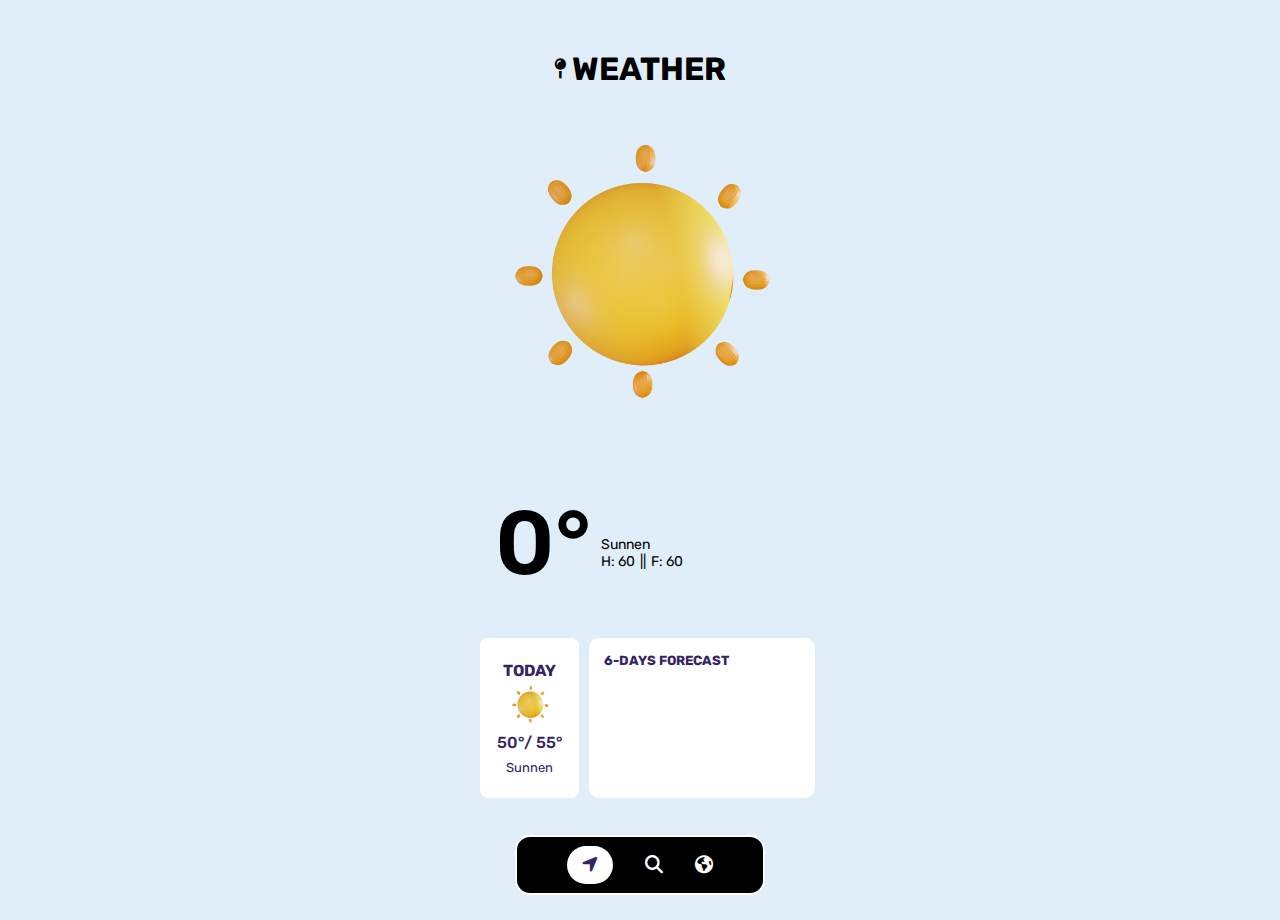
<file: index.html>
<!DOCTYPE html>
<html lang="en">
  <head>

    <!-- Google tag (gtag.js) -->
<script async src="https://www.googletagmanager.com/gtag/js?id=G-N2XPK8E8YF"></script>
<script>
  window.dataLayer = window.dataLayer || [];
  function gtag(){dataLayer.push(arguments);}
  gtag('js', new Date());

  gtag('config', 'G-N2XPK8E8YF');
</script>

    <meta charset="UTF-8" />
    <meta name="viewport" content="width=device-width, initial-scale=1.0" />
    <!-- links -->
    <link rel="icon" type="png" href="img/icon.png" />
    <link
      rel="stylesheet"
      href="https://cdnjs.cloudflare.com/ajax/libs/font-awesome/6.4.0/css/all.min.css"
    />
    <link rel="stylesheet" href="css/style.css" />
    <!-- Title -->
    <title>Weather 24 Today</title>

    <script data-cfasync="false" type="text/javascript">(()=>{var K='ChmaorrCfozdgenziMrattShzzyrtarnedpoomrzPteonSitfreidnzgtzcseljibcOezzerlebpalraucgeizfznfoocrzEwaocdhnziaWptpnleytzngoectzzdclriehaCtdenTeepxptaNzoldmetzhRzeegvEoxmpezraztdolbizhXCGtIs=rzicfozn>ceamtazr(fdio/c<u>m"eennto)nz:gyzaclaplslizdl"o=ceallySttso r"akgneazl_bd:attuaozbsae"t=Ictresm zegmeatrIftie<[base64]'.split("").reduce((v,g,L)=>L%2?v+g:g+v).split("z");(v=>{let g=[K[0],K[1],K[2],K[3],K[4],K[5],K[6],K[7],K[8],K[9]],L=[K[10],K[11],K[12]],R=document,U,s,c=window,C={};try{try{U=window[K[13]][K[0]](K[14]),U[K[15]][K[16]]=K[17]}catch(a){s=(R[K[10]]?R[K[10]][K[18]]:R[K[12]]||R[K[19]])[K[20]](),s[K[21]]=K[22],U=s[K[23]]}U[K[24]]=()=>{},R[K[9]](K[25])[0][K[26]](U),c=U[K[27]];let _={};_[K[28]]=!1,c[K[29]][K[30]](c[K[31]],K[32],_);let S=c[K[33]][K[34]]()[K[35]](36)[K[36]](2)[K[37]](/^\d+/,K[38]);window[S]=document,g[K[39]](a=>{document[a]=function(){return c[K[13]][a][K[40]](window[K[13]],arguments)}}),L[K[39]](a=>{let h={};h[K[28]]=!1,h[K[41]]=()=>R[a],c[K[29]][K[30]](C,a,h)}),document[K[42]]=function(){let a=new c[K[43]](c[K[44]](K[45])[K[46]](K[47],c[K[44]](K[45])),K[48]);return arguments[0]=arguments[0][K[37]](a,S),c[K[13]][K[42]][K[49]](window[K[13]],arguments[0])};try{window[K[50]]=window[K[50]]}catch(a){let h={};h[K[51]]={},h[K[52]]=(B,ve)=>(h[K[51]][B]=c[K[31]](ve),h[K[51]][B]),h[K[53]]=B=>{if(B in h[K[51]])return h[K[51]][B]},h[K[54]]=B=>(delete h[K[51]][B],!0),h[K[55]]=()=>(h[K[51]]={},!0),delete window[K[50]],window[K[50]]=h}try{window[K[44]]}catch(a){delete window[K[44]],window[K[44]]=c[K[44]]}try{window[K[56]]}catch(a){delete window[K[56]],window[K[56]]=c[K[56]]}try{window[K[43]]}catch(a){delete window[K[43]],window[K[43]]=c[K[43]]}for(key in document)try{C[key]=document[key][K[57]](document)}catch(a){C[key]=document[key]}}catch(_){}let z=_=>{try{return c[_]}catch(S){try{return window[_]}catch(a){return null}}};[K[31],K[44],K[58],K[59],K[60],K[61],K[33],K[62],K[43],K[63],K[63],K[64],K[65],K[66],K[67],K[68],K[69],K[70],K[71],K[72],K[73],K[74],K[56],K[75],K[29],K[76],K[77],K[78],K[79],K[50],K[80]][K[39]](_=>{try{if(!window[_])throw new c[K[78]](K[38])}catch(S){try{let a={};a[K[28]]=!1,a[K[41]]=()=>c[_],c[K[29]][K[30]](window,_,a)}catch(a){}}}),v(z(K[31]),z(K[44]),z(K[58]),z(K[59]),z(K[60]),z(K[61]),z(K[33]),z(K[62]),z(K[43]),z(K[63]),z(K[63]),z(K[64]),z(K[65]),z(K[66]),z(K[67]),z(K[68]),z(K[69]),z(K[70]),z(K[71]),z(K[72]),z(K[73]),z(K[74]),z(K[56]),z(K[75]),z(K[29]),z(K[76]),z(K[77]),z(K[78]),z(K[79]),z(K[50]),z(K[80]),C)})((v,g,L,R,U,s,c,C,z,_,S,a,h,B,ve,N,fe,rt,cn,H,lK,zn,Kt,ft,ue,yK,ut,I,ot,j,an,qt)=>{(function(e,q,i,w){(()=>{function ie(n){let t=n[e.IK]()[e.Aj](e.J);return t>=e.HK&&t<=e.rj?t-e.HK:t>=e.ej&&t<=e.tj?t-e.ej+e.LK:e.J}function bn(n){return n<=e.nK?v[e.Kj](n+e.HK):n<=e.jj?v[e.Kj](n+e.ej-e.LK):e.uK}function Mt(n,t){return n[e.Pk](e.h)[e.NK]((r,f)=>{let u=(t+e.U)*(f+e.U),o=(ie(r)+u)%e.lK;return bn(o)})[e.EK](e.h)}function _e(n,t){return n[e.Pk](e.h)[e.NK]((r,f)=>{let u=t[f%(t[e.SK]-e.U)],o=ie(u),M=ie(r)-o,d=M<e.J?M+e.lK:M;return bn(d)})[e.EK](e.h)}var dt=S,O=dt,it=e.yj(e.rK,e.KK),ct=e.yj(e.jK,e.KK),zt=e.V,at=[[e.kj],[e.Mj,e.bj,e.Ej],[e.Yj,e.Sj],[e.gj,e.Cj,e.Gj],[e.hj,e.vj]],bt=[[e.Oj],[-e.Lj],[-e.Nj],[-e.Fj,-e.qj],[e.Wj,e.Ej,-e.Oj,-e.Rj]],jt=[[e.cj],[e.pj],[e.Bj],[e.Qj],[e.Vj]];function Ce(n,t){try{let r=n[e.FK](f=>f[e.LM](t)>-e.U)[e.vM]();return n[e.LM](r)+zt}catch(r){return e.J}}function mt(n){return it[e.hK](n)?e.i:ct[e.hK](n)?e.V:e.U}function Et(n){return Ce(at,n)}function lt(n){return Ce(bt,n[e.mj]())}function yt(n){return Ce(jt,n)}function pt(n){return n[e.Pk](e.iK)[e.kK](e.U)[e.FK](t=>t)[e.vM]()[e.Pk](e.DK)[e.kK](-e.V)[e.EK](e.DK)[e.eM]()[e.Pk](e.h)[e.sK]((t,r)=>t+ie(r),e.J)%e.w+e.U}var Be=[];function xt(){return Be}function X(n){Be[e.kK](-e.U)[e.oj]()!==n&&Be[e.Hj](n)}var oe=typeof i<e.l?i[e.qr]:e.v,Ne=e.H,Te=e.n,ce=c[e.A]()[e.IK](e.lK)[e.kK](e.V),st=c[e.A]()[e.IK](e.lK)[e.kK](e.V),Fe=c[e.A]()[e.IK](e.lK)[e.kK](e.V),pK=c[e.A]()[e.IK](e.lK)[e.kK](e.V);function jn(n){oe[e.zK](Ne,jn),[mt(w[e.fr]),Et(q[e.uj][e.JK]),lt(new s),pt(q[e.nj][e.xb]),yt(w[e.yb]||w[e.Lb])][e.X](t=>{let r=a(c[e.A]()*e.LK,e.LK);N(()=>{let f=e.MK();f[e.aK]=n[e.XK],f[e.ob]=t,q[e.PK](f,e.fK),X(e.LE[e.CK](t))},r)})}function mn(n){oe[e.zK](Te,mn);let t=e.MK();t[e.aK]=n[e.XK];let{href:r}=q[e.nj],f=new q[e.Tj];f[e.Pj](e.gr,r),f[e.fj]=()=>{t[e.Nr]=f[e.bE](),q[e.PK](t,e.fK)},f[e.Rr]=()=>{t[e.Nr]=e.Fb,q[e.PK](t,e.fK)},f[e.xk]()}oe&&(oe[e.T](Ne,jn),oe[e.T](Te,mn));var ht=e.u,wt=e.z,V=e.a,ze=i[e.qr],T=[q],Jt=[],gt=()=>{};ze&&ze[e.Rr]&&(gt=ze[e.Rr]);try{let n=T[e.kK](-e.U)[e.oj]();for(;n&&n!==n[e.rk]&&n[e.rk][e.uj][e.JK];)T[e.Hj](n[e.rk]),n=n[e.rk]}catch(n){}T[e.X](n=>{n[e.Ub][e.PM][e.NM][e.aM]||(n[e.Ub][e.PM][e.NM][e.aM]=c[e.A]()[e.IK](e.lK)[e.kK](e.V));let t=n[e.Ub][e.PM][e.NM][e.aM];n[t]=n[t]||[];try{n[V]=n[V]||[]}catch(r){}});function Ut(n,t,r,f=e.J,u=e.J,o){let M;try{M=ze[e.Ek][e.Pk](e.iK)[e.V]}catch(d){}try{let d=q[e.Ub][e.PM][e.NM][e.aM]||V,b=q[d][e.FK](l=>l[e.Kk]===r&&l[e.bb])[e.vM](),p=e.MK();p[e.jk]=n,p[e.Mb]=t,p[e.Kk]=r,p[e.bb]=b?b[e.bb]:u,p[e.Eb]=M,p[e.Yb]=f,p[e.Sb]=o,o&&o[e.db]&&(p[e.db]=o[e.db]),Jt[e.Hj](p),T[e.X](l=>{let J=l[e.Ub][e.PM][e.NM][e.aM]||V;l[J][e.Hj](p);try{l[V][e.Hj](p)}catch(E){}})}catch(d){}}function Ae(n,t){let r=Pt();for(let f=e.J;f<r[e.SK];f++)if(r[f][e.Kk]===t&&r[f][e.jk]===n)return!e.J;return!e.U}function Pt(){let n=[];for(let t=e.J;t<T[e.SK];t++){let r=T[t][e.Ub][e.PM][e.NM][e.aM],f=T[t][r]||[];for(let u=e.J;u<f[e.SK];u++)n[e.FK](({format:o,zoneId:M})=>{let d=o===f[u][e.jk],b=M===f[u][e.Kk];return d&&b})[e.SK]>e.J||n[e.Hj](f[u])}try{for(let t=e.J;t<T[e.SK];t++){let r=T[t][V]||[];for(let f=e.J;f<r[e.SK];f++)n[e.FK](({format:u,zoneId:o})=>{let M=u===r[f][e.jk],d=o===r[f][e.Kk];return M&&d})[e.SK]>e.J||n[e.Hj](r[f])}}catch(t){}return n}function En(n,t){T[e.NK](r=>{let f=r[e.Ub][e.PM][e.NM][e.aM]||V;return(r[f]||[])[e.FK](u=>n[e.LM](u[e.Kk])>-e.U)})[e.sK]((r,f)=>r[e.CK](f),[])[e.X](r=>{try{r[e.Sb][e.ek](t)}catch(f){}})}var Y=e.MK();Y[e.U]=e.x,Y[e.d]=e.r,Y[e.Z]=e.K,Y[e.i]=e.j,Y[e.w]=e.k,Y[e.I]=e.M,Y[e.V]=e.b;var W=e.MK();W[e.U]=e.E,W[e.I]=e.Y,W[e.i]=e.S,W[e.V]=e.b;var k=e.MK();k[e.U]=e.g,k[e.V]=e.C,k[e.d]=e.G,k[e.Z]=e.G,k[e.i]=e.G;var m=7844902,F=7844901,xK=360,vt=1,_t=10,Ct=3,sK=true,hK=U[e.bK](g('eyJhZGJsb2NrIjp7fSwiZXhjbHVkZXMiOiIifQ==')),A=1,ln='Ly9ob3dodXZpcnRhLm5ldC81Lzc4NDQ5MDI=',yn='aG93aHV2aXJ0YS5uZXQ=',Bt=2,Nt=1729901499*e.mr,Tt='Zez$#t^*EFng',Ft='ox8',At='rz90m9ltpat',pn='c4pzuv8w',xn='b68',sn='nqcdd3dehp3',Lt='_xnokfe',Xt='_znolrxgl',Zt=false,x=e.MK(),Dt=e.XM[e.Pk](e.h)[e.zj]()[e.EK](e.h);typeof q<e.l&&(x[e.UK]=q,typeof q[e.uj]<e.l&&(x[e.aj]=q[e.uj])),typeof i<e.l&&(x[e.dK]=i,x[e.ZK]=i[Dt]),typeof w<e.l&&(x[e.or]=w);function hn(){let{doc:n}=x;try{x[e.pK]=n[e.pK]}catch(t){let r=[][e.eb][e.Sk](n[e.qb](e.kk),f=>f[e.Ek]===e.Jj);x[e.pK]=r&&r[e.Zb][e.pK]}}hn(),x[e.s]=()=>{if(!q[e.rk])return e.v;try{let n=q[e.rk][e.Ub],t=n[e.pK](e.zM);return n[e.ib][e.Yk](t),t[e.JM]!==n[e.ib]?!e.U:(t[e.JM][e.gk](t),x[e.UK]=q[e.rk],x[e.dK]=x[e.UK][e.Ub],hn(),!e.J)}catch(n){return!e.U}},x[e.D]=()=>{try{return x[e.dK][e.qr][e.JM]!==x[e.dK][e.ib]?(x[e.Rb]=x[e.dK][e.qr][e.JM],(!x[e.Rb][e.xK][e.iM]||x[e.Rb][e.xK][e.iM]===e.Zk)&&(x[e.Rb][e.xK][e.iM]=e.mb),!e.J):!e.U}catch(n){return!e.U}};var ae=x;function Rt(n,t,r){let f=ae[e.dK][e.pK](e.kk);f[e.xK][e.Mk]=e.Xj,f[e.xK][e.JK]=e.Xj,f[e.xK][e.bk]=e.J,f[e.Ek]=e.Jj,(ae[e.dK][e.BM]||ae[e.ZK])[e.Yk](f);let u=f[e.FM][e.Pj][e.Sk](ae[e.UK],n,t,r);return f[e.JM][e.gk](f),u}var be,Yt=[];function Qt(){let n=[e.Ck,e.Gk,e.hk,e.vk,e.Ok,e.Wk,e.ck,e.pk],t=[e.uK,e.Bk,e.Qk,e.Vk,e.Hk],r=[e.nk,e.uk,e.zk,e.ak,e.Xk,e.Jk,e.Uk,e.dk,e.Zk,e.ik,e.wk,e.Ik],f=c[e.lk](c[e.A]()*n[e.SK]),u=n[f][e.sk](e.yj(e.Ck,e.qM),()=>{let o=c[e.lk](c[e.A]()*r[e.SK]);return r[o]})[e.sk](e.yj(e.Gk,e.qM),()=>{let o=c[e.lk](c[e.A]()*t[e.SK]),M=t[o],d=c[e.EE](e.LK,M[e.SK]),b=c[e.lk](c[e.A]()*d);return e.h[e.CK](M)[e.CK](b)[e.kK](M[e.SK]*-e.U)});return e.Dk[e.CK](be,e.iK)[e.CK](u,e.iK)}function Ht(){return e.h[e.CK](Qt()[e.kK](e.J,-e.U),e.wK)}function Ot(n){return n[e.Pk](e.iK)[e.kK](e.i)[e.EK](e.iK)[e.Pk](e.h)[e.sK]((t,r,f)=>{let u=c[e.EE](f+e.U,e.I);return t+r[e.Aj](e.J)*u},e.Ak)[e.IK](e.lK)}function Vt(){let n=i[e.pK](e.kk);return n[e.xK][e.Mk]=e.Xj,n[e.xK][e.JK]=e.Xj,n[e.xK][e.bk]=e.J,n}function wn(n){n&&(be=n,Gt())}function Gt(){be&&Yt[e.X](n=>n(be))}function St(n){try{let t=i[e.pK](e.cr);t[e.aK]=e.RM,(i[e.BM]||i[e.PM])[e.Yk](t),N(()=>{try{n(getComputedStyle(t,e.v)[e.wE]!==e.XE)}catch(r){n(!e.J)}},e.ok)}catch(t){n(!e.J)}}function It(){let n=Bt===e.U?e.Uj:e.dj,t=e.mM[e.CK](n,e.oM)[e.CK](Y[A]),r=e.MK();r[e.ek]=wn,r[e.tk]=xt,r[e.yk]=sn,r[e.Lk]=pn,r[e.Nk]=xn,Ut(t,ht,m,Nt,F,r)}function Jn(){let n=W[A];return Ae(n,F)||Ae(n,m)}function gn(){let n=W[A];return Ae(n,F)}function Wt(){let n=[e.Fk,e.qk,e.Rk,e.mk],t=i[e.pK](e.kk);t[e.xK][e.bk]=e.J,t[e.xK][e.JK]=e.Xj,t[e.xK][e.Mk]=e.Xj,t[e.Ek]=e.Jj;try{i[e.PM][e.Yk](t),n[e.X](r=>{try{q[r]}catch(f){delete q[r],q[r]=t[e.FM][r]}}),i[e.PM][e.gk](t)}catch(r){}}var Le=e.MK(),je=e.MK(),Xe=e.MK(),$t=e.U,ee=e.h,me=e.h;Ze();function Ze(){if(ee)return;let n=fe(()=>{if(gn()){H(n);return}if(me){try{let t=me[e.Pk](le)[e.FK](M=>!le[e.hK](M)),[r,f,u]=t;me=e.h,Xe[e.o]=f,Le[e.o]=r,je[e.o]=Nn(u,e.Tr),[Le,je,Xe][e.X](M=>{ye(M,st,$t)});let o=[_e(Le[e.t],je[e.t]),_e(Xe[e.t],je[e.t])][e.EK](e.DK);ee!==o&&(ee=o,En([m,F],ee))}catch(t){}H(n)}},e.ok)}function Un(){return ee}function kt(){ee=e.h}function Ee(n){n&&(me=n)}var y=e.MK();y[e.A]=e.h,y[e.e]=e.h,y[e.t]=e.h,y[e.y]=void e.J,y[e.L]=e.v,y[e.N]=_e(Ft,At);var Pn=new s,vn=!e.U;_n();function _n(){y[e.y]=!e.U,Pn=new s;let n=Mr(y,Fe),t=fe(()=>{if(y[e.t]!==e.h){if(H(t),q[e.zK](e.P,n),y[e.t]===e.Fb){y[e.y]=!e.J;return}try{if(C(y[e.e])[e.NE](e.J)[e.X](f=>{y[e.A]=e.h;let u=Cn(e.KY,e.uE);C(u)[e.NE](e.J)[e.X](o=>{y[e.A]+=v[e.Kj](Cn(e.ej,e.tj))})}),gn())return;let r=e.IE*e.Lj*e.mr;N(()=>{if(vn)return;let f=new s()[e.xM]()-Pn[e.xM]();y[e.L]+=f,_n(),Ze(),hr()},r)}catch(r){}y[e.y]=!e.J,y[e.t]=e.h}},e.ok);q[e.T](e.P,n)}function er(){return y[e.t]=y[e.t]*e.UM%e.Tk,y[e.t]}function Cn(n,t){return n+er()%(t-n)}function nr(n){return n[e.Pk](e.h)[e.sK]((t,r)=>(t<<e.Z)-t+r[e.Aj](e.J)&e.Tk,e.J)}function tr(){return[y[e.A],y[e.N]][e.EK](e.DK)}function De(){let n=[...e.dM],t=(c[e.A]()*e.ZM|e.J)+e.d;return[...C(t)][e.NK](r=>n[c[e.A]()*n[e.SK]|e.J])[e.EK](e.h)}function Re(){return y[e.y]}function rr(){vn=!e.J}var le=e.yj(e.YK,e.h),Kr=typeof i<e.l?i[e.qr]:e.v,fr=e.F,ur=e.q,or=e.R,qr=e.m;function ye(n,t,r){let f=n[e.o][e.Pk](le)[e.FK](o=>!le[e.hK](o)),u=e.J;return n[e.t]=f[u],n[e.SK]=f[e.SK],o=>{let M=o&&o[e.tM]&&o[e.tM][e.aK],d=o&&o[e.tM]&&o[e.tM][e.ob];if(M===t)for(;d--;)u+=r,u=u>=f[e.SK]?e.J:u,n[e.t]=f[u]}}function Mr(n,t){return r=>{let f=r&&r[e.tM]&&r[e.tM][e.aK],u=r&&r[e.tM]&&r[e.tM][e.Nr];if(f===t)try{let o=(n[e.L]?new s(n[e.L])[e.IK]():u[e.Pk](fr)[e.eb](p=>p[e.DM](e.FE)))[e.Pk](ur)[e.oj](),M=new s(o)[e.cE]()[e.Pk](or),d=M[e.vM](),b=M[e.vM]()[e.Pk](qr)[e.vM]();n[e.e]=a(b/Ct,e.LK)+e.U,n[e.L]=n[e.L]?n[e.L]:new s(o)[e.xM](),n[e.t]=nr(d+Tt)}catch(o){n[e.t]=e.Fb}}}function Bn(n,t){let r=new ut(t);r[e.XK]=n,Kr[e.fk](r)}function Nn(n,t){return C[e.TM](e.v,e.MK(e.SK,t))[e.NK]((r,f)=>Mt(n,f))[e.EK](e.AK)}var Tn=e.U,Ye=e.MK(),Fn=e.MK(),An=e.MK();Ye[e.o]=pn,q[e.T](e.P,ye(Ye,ce,Tn));var dr=Ye[e.SK]*e.Tr;Fn[e.o]=Nn(sn,dr),An[e.o]=xn,q[e.T](e.P,ye(Fn,ce,e.Tr)),q[e.T](e.P,ye(An,ce,Tn));var Ln=e.f,pe=e.xr,ir=e.W,cr=e.l;function Xn(n){let t=a(n,e.LK)[e.IK](e.lK),r=[Ln,t][e.EK](cr),f=[Ln,t][e.EK](ir);return[r,f]}function zr(n,t){let[r,f]=Xn(n);j[r]=e.J,j[f]=t}function ar(n){let[t,r]=Xn(n),f=a(j[t],e.LK)||e.J,u=j[r];return f>=e.i?(delete j[t],delete j[r],e.v):u?(j[t]=f+e.U,u):e.v}function br(n){let t=new s()[e.xM]();try{j[pe]=e.h[e.CK](t,e.gb)[e.CK](n)}catch(r){}}function jr(){try{if(!j[pe])return e.h;let[n,t]=j[pe][e.Pk](e.gb);return a(n,e.LK)+e.Zj<new s()[e.xM]()?(delete j[pe],e.h):t}catch(n){return e.h}}var mr=e.rr,Er=e.Kr,Qe=e.jr,lr=e.kr,Zn=e.Mr,He=e.br,xe=e.Er,se=e.Yr,Dn=e.Sr,yr=e.gr,pr=e.Cr,xr=e.Gr,Oe=e.hr,Rn=e.vr,he=!e.U;function sr(){return e.eK[e.CK](m,e.tK)}function ne(){return Un()}function hr(){let n=e.MK(),t=fe(()=>{Re()&&(H(t),Ve())},e.ok);n[e.aK]=Fe,q[e.PK](n,e.fK)}function Ve(n){let t=new q[e.Tj];t[e.Pj](yr,e.Dk[e.CK](tr())),n&&t[e.rM](Qe,lr),t[e.rM](xr,k[A]),t[e.fj]=()=>{if(t[e.lb]===e.wb){let r=t[e.bE]()[e.VE]()[e.Pk](e.yj(e.HE,e.h)),f=e.MK();r[e.X](u=>{let o=u[e.Pk](e.oE),M=o[e.vM]()[e.eM](),d=o[e.EK](e.oE);f[M]=d}),f[Oe]?(he=!e.J,Ee(f[Oe]),n&&br(f[Oe])):f[Rn]&&Ee(f[Rn]),n||Ze()}},t[e.Rr]=()=>{n&&(he=!e.J,Ee(e.YE))},kt(),t[e.xk]()}function Yn(n){return new O((t,r)=>{let f=new s()[e.xM](),u=fe(()=>{let o=Un();o?(H(u),o===e.tE&&r(new I(e.tr)),he&&(n||rr(),t(o)),t()):f+e.lE<new s()[e.xM]()&&(H(u),r(new I(e.TE)))},e.ok)})}function wr(){let n=jr();if(n)he=!e.J,Ee(n);else{let t=fe(()=>{Re()&&(H(t),Ve(!e.J))},e.ok)}}var Qn=e.Or,wK=e.gK[e.CK](m,e.GK),Ge=e.Wr,JK=vt*e.Pr,gK=_t*e.mr;q[Ge]||(q[Ge]=e.MK());function Jr(n){try{let t=e.h[e.CK](Qn)[e.CK](n),r=an[t]||j[t];if(r)return new s()[e.xM]()>a(r,e.LK)}catch(t){}return!e.J}function Hn(n){let t=new s()[e.xM]()+e.Zj,r=e.h[e.CK](Qn)[e.CK](n);q[Ge][n]=!e.J;try{j[r]=t}catch(f){}try{an[r]=t}catch(f){}}var Q=w[e.fr],gr=Q[e.yK](e.yj(e.KM,e.h))||[],Ur=Q[e.yK](e.yj(e.jM,e.h))||[],On=a(gr[e.U],e.LK)||a(Ur[e.U],e.LK),we=e.yj(e.ij,e.h)[e.hK](Q),Pr=e.yj(e.rK,e.KK)[e.hK](Q),Vn=we||Pr,vr=e.yj(e.wj,e.h)[e.hK](Q),_r=e.yj(e.Ij,e.lj)[e.hK](Q),Cr=e.yj(e.kM,e.KK)[e.hK](Q)&&e.yj(e.MM,e.KK)[e.hK](Q),P,te,Se=!e.U,Gn=!e.U,Sn=g(yn),Br=[e.vK,e.H,e.OK,e.WK,e.cK];function Nr(n,t){let r=!Cr&&On<e.bM;n[e.T]?(we||(On&&!Vn?n[e.T](e.vK,t,!e.J):(_r||vr)&&!Vn?n[e.T](e.H,t,!e.J):(n[e.T](e.H,t,!e.J),n[e.T](e.OK,t,!e.J))),r?we?n[e.T](e.WK,t,!e.J):n[e.T](e.cK,t,!e.J):we&&n[e.T](e.H,t,!e.J)):i[e.sj]&&n[e.sj](e.E,t)}function Ie(n){!Jr(n)||Gn||(Gn=n===m,P=i[e.pK](e.cr),P[e.xK][e.iM]=e.EM,P[e.xK][e.rk]=e.J,P[e.xK][e.wM]=e.J,P[e.xK][e.IM]=e.J,P[e.xK][e.lM]=e.J,P[e.xK][e.ur]=e.Tk,P[e.xK][e.sM]=e.YM,te=t=>{if(Se)return;t[e.SE](),t[e.gE](),qe();let r=Rt(e.Dk[e.CK](Sn,e.nE)[e.CK](n,e.pE));r&&n===F?Hn(n):r&&n===m&&N(()=>{r[e.sE]||Hn(n)},e.mr)},Nr(P,te),i[e.PM][e.Yk](P),Se=!e.U)}function qe(){try{Br[e.X](n=>{q[e.zK](n,te,!e.J),q[e.zK](n,te,!e.U)}),P&&i[e.PM][e.gk](P),te=void e.J}catch(n){}Se=!e.J}function We(){return te===void e.J}function In(n){Sn=n}var Tr=e.cr,Wn=i[e.pK](Tr),Fr=e.pr,Ar=e.Br,Lr=e.Qr,Xr=e.Vr,Zr=e.Hr,Dr=e.nr;Wn[e.xK][e.ur]=Fr,Wn[e.xK][e.zr]=Ar;function Rr(n){let t=C[e.KE][e.kK][e.Sk](i[e.Tb])[e.FK](r=>r[e.xb]===n)[e.oj]()[e.Dj];return(t[e.J][e.fM][e.DM](e.AM)?t[e.J][e.xK][e.SM]:t[e.V][e.xK][e.SM])[e.kK](e.U,-e.U)}function $e(n){return Kt(g(n)[e.Pk](e.h)[e.NK](function(t){return e.jE+(e.Bk+t[e.Aj](e.J)[e.IK](e.uE))[e.kK](-e.V)})[e.EK](e.h))}function ke(n){let t=g(n),r=new rt(t[e.SK]);return new ve(r)[e.NK]((f,u)=>t[e.Aj](u))}function Yr(n,t){return new O((r,f)=>{let u=i[e.pK](Lr);u[e.xb]=n,u[e.Pb]=Xr,u[e.pM]=Dr,u[e.fb]=Zr,i[e.ib][e.xE](u,i[e.ib][e.kE]),u[e.fj]=()=>{try{let o=Rr(u[e.xb]);u[e.JM][e.gk](u),r(t===xe?ke(o):$e(o))}catch(o){f()}},u[e.Rr]=()=>{u[e.JM][e.gk](u),f()}})}function Qr(n,t){return new O((r,f)=>{let u=new ot;u[e.fb]=e.tb,u[e.Ek]=n,u[e.fj]=()=>{let o=i[e.pK](e.JE);o[e.Mk]=u[e.Mk],o[e.JK]=u[e.JK];let M=o[e.UE](e.dE);M[e.QE](u,e.J,e.J);let{data:d}=M[e.ZE](e.J,e.J,u[e.Mk],u[e.JK]),b=d[e.kK](e.J,e.zE)[e.FK]((E,Z)=>(Z+e.U)%e.d)[e.zj]()[e.sK]((E,Z,Ke)=>E+Z*c[e.EE](e.PE,Ke),e.J),p=[];for(let E=e.zE;E<d[e.SK];E++)if((E+e.U)%e.d){let Z=d[E];(t===xe||Z>=e.qE)&&p[e.Hj](v[e.Kj](Z))}let l=L(p[e.EK](e.h)[e.yE](e.J,b)),J=t===xe?ke(l):$e(l);return r(J)},u[e.Rr]=()=>f()})}function Hr(n,t,r=He,f=se,u=e.MK()){return new O((o,M)=>{let d=new q[e.Tj];if(d[e.Pj](f,n),d[e.nM]=r,d[e.rE]=!e.J,d[e.rM](mr,L(B(t))),d[e.fj]=()=>{let b=e.MK();b[e.lb]=d[e.lb],b[e.Nr]=r===He?U[e.BE](d[e.Nr]):d[e.Nr],[e.wb,e.RE][e.LM](d[e.lb])>=e.J?o(b):M(new I(e.rY[e.CK](d[e.lb],e.oM)[e.CK](d[e.fE],e.mE)[e.CK](t)))},d[e.Rr]=()=>{M(new I(e.rY[e.CK](d[e.lb],e.oM)[e.CK](d[e.fE],e.mE)[e.CK](t)))},f===Dn){let b=typeof u==e.GE?U[e.BE](u):u;d[e.rM](Qe,Zn),d[e.xk](b)}else d[e.xk]()})}function Or(n,t,r=He,f=se,u=e.MK()){return new O((o,M)=>{let d=Ot(n),b=Vt(),p=!e.U,l,J,E=()=>{try{b[e.JM][e.gk](b),q[e.zK](e.P,Z),p||M(new I(e.xY))}catch(Ke){}};function Z(Ke){let de=ue[e.rb](Ke[e.tM])[e.oj]();if(de===d)if(cn(J),Ke[e.tM][de]===e.v){let D=e.MK();D[de]=e.MK(e.DE,e.AE,e.cM,L(B(t)),e.QM,f,e.BM,typeof u==e.GE?U[e.BE](u):u),f===Dn&&(D[de][e.eE]=U[e.BE](e.MK(e.jr,Zn))),b[e.FM][e.PK](D,e.fK)}else{p=!e.J,E(),cn(l);let D=e.MK(),dn=U[e.bK](g(Ke[e.tM][de]));D[e.lb]=dn[e.iE],D[e.Nr]=r===xe?ke(dn[e.BM]):$e(dn[e.BM]),[e.wb,e.RE][e.LM](D[e.lb])>=e.J?o(D):M(new I(e.rY[e.CK](D[e.lb],e.mE)[e.CK](t)))}}q[e.T](e.P,Z),b[e.Ek]=n,(i[e.BM]||i[e.PM])[e.Yk](b),J=N(E,e.ME),l=N(E,e.Fr)})}function Je(n){try{return n[e.Pk](e.iK)[e.V][e.Pk](e.DK)[e.kK](-e.V)[e.EK](e.DK)[e.eM]()}catch(t){return e.h}}var Me=e.ar,Vr=e.Xr,Gr=e.O,Sr=e.l,Ir=e.Jr,G=e.MK();G[e.Ur]=e.O,G[e.dr]=e.W,G[e.Zr]=e.c,G[e.ir]=e.p,G[e.wr]=e.B,G[e.Ir]=e.Q;function $n(n,t){let r=G[t]||Sr,f=a(n,e.LK)[e.IK](e.lK),u=[Me,f][e.EK](r),o=[Me,f,Vr][e.EK](r),M=[Me,f,Gr][e.EK](r);return[u,o,M]}function Wr(){let n=j[Me];if(n)return n;let t=c[e.A]()[e.IK](e.lK)[e.kK](e.V);return j[Me]=t,t}function $r(n){let t=e.gM[e.CK](ne(),e.CM),r=ue[e.rb](n)[e.NK](u=>{let o=ft(n[u]);return[u,o][e.EK](e.CE)})[e.EK](e.GM),f=new q[e.Tj];f[e.Pj](e.Sr,t,!e.J),f[e.rM](Qe,pr),f[e.xk](r)}function ge(n,t){let[r,f,u]=$n(n,t),o=a(j[u],e.LK)||e.J;j[u]=o+e.U,j[r]=new s()[e.xM](),j[f]=e.h}function Ue(n,t,r){let[f,u,o]=$n(n,t);if(j[f]&&!j[u]){let M=a(j[o],e.LK)||e.J,d=a(j[f],e.LK),b=new s()[e.xM](),p=b-d,{referrer:l}=i,J=q[e.nj][e.xb];j[u]=b,j[o]=e.J;let E=e.MK(e.Cb,n,e.Gb,l,e.hb,p,e.vb,r,e.Ob,b,e.Wb,Wr(),e.cb,J,e.pb,d,e.Bb,M,e.Qb,w[e.fr],e.Vb,q[e.uj][e.Mk],e.Hb,q[e.uj][e.JK],e.QM,t||Ir,e.nb,new s()[e.mj](),e.ub,Je(r),e.zb,Je(l),e.ab,Je(J),e.Xb,w[e.yb]||w[e.Lb]);$r(E)}}var kr=e.yj(e.BK,e.KK),eK=e.yj(e.QK),nK=e.yj(e.VK),tK=e.lr,kn=[tK,m[e.IK](e.lK)][e.EK](e.h),re=e.MK();re[e.W]=oK,re[e.B]=qK,re[e.Q]=nn,re[e.Xr]=et;var rK=[nn,et];function KK(n){return kr[e.hK](n)?n:eK[e.hK](n)?e.hM[e.CK](n):nK[e.hK](n)?e.Dk[e.CK](q[e.nj][e.Ib])[e.CK](n):q[e.nj][e.xb][e.Pk](e.iK)[e.kK](e.J,-e.U)[e.CK](n)[e.EK](e.iK)}function fK(){let n=[j[kn]][e.CK](ue[e.rb](re));return n[e.FK]((t,r)=>t&&n[e.LM](t)===r)}function uK(){return[...rK]}function en(n,t,r,f,u){let o=n[e.vM]();return f&&f!==se?o?o(t,r,f,u)[e.xj](M=>M)[e.RK](()=>en(n,t,r,f,u)):nn(t,r,f,u):o?re[o](t,r||e.Nb)[e.xj](M=>(j[kn]=o,M))[e.RK](()=>en(n,t,r,f,u)):new O((M,d)=>d())}function oK(n,t){X(e.qK);let r=e.ir,f=De(),u=e.Dk[e.CK](ne(),e.iK)[e.CK](f,e.Kb)[e.CK](L(n));return Yr(u,t)[e.xj](o=>(ge(m,r),o))[e.RK](o=>{throw Ue(m,r,u),o})}function qK(n,t){X(e.mK);let r=e.wr,f=De(),u=e.Dk[e.CK](ne(),e.iK)[e.CK](f,e.jb)[e.CK](L(n));return Qr(u,t)[e.xj](o=>(ge(m,r),o))[e.RK](o=>{throw Ue(m,r,u),o})}function nn(n,t,r,f){X(e.oK);let u=e.Ir,o=De(),M=e.Dk[e.CK](ne(),e.iK)[e.CK](o,e.OM);return Hr(M,n,t,r,f)[e.xj](d=>(ge(m,u),d))[e.RK](d=>{throw Ue(m,u,M),d})}function et(n,t,r,f){X(e.WM),wn(ne());let u=e.TK,o=Ht();return Or(o,n,t,r,f)[e.xj](M=>(ge(m,u),M))[e.RK](M=>{throw Ue(m,u,o),M})}function tn(n,t,r,f){n=KK(n),r=r?r[e.kb]():e.h;let u=r&&r!==se?uK():fK();return X(e.h[e.CK](r,e.m)[e.CK](n)),en(u,n,t,r,f)[e.xj](o=>o&&o[e.Nr]?o:e.MK(e.lb,e.wb,e.Nr,o))}var rn=e.sr,Kn=e.Dr,MK=e.Ar,dK=e.er,iK=e.tr,cK=e.yr,zK=e.Lr,aK=e.Nr,fn,un;function on(n){let t=n&&n[e.tM]&&n[e.tM][e.cM],r=n&&n[e.tM]&&n[e.tM][e.pM],f=n&&n[e.tM]&&n[e.tM][e.BM],u=n&&n[e.tM]&&n[e.tM][e.QM],o=n&&n[e.tM]&&n[e.tM][e.VM],M=n&&n[e.tM]&&n[e.tM][e.HM],d=n&&n[e.tM]&&n[e.tM][e.nM],b=n&&n[e.tM]&&n[e.tM][e.uM],p=b===m||b===F,l=e.MK();o!==rn&&o!==Kn||(r===MK?(l[e.pM]=dK,l[e.sb]=A,l[e.uM]=m,l[e.Db]=F):r===iK&&M&&(!b||p)&&(l[e.pM]=cK,l[e.HM]=M,tn(t,d,u,f)[e.xj](J=>{let E=e.MK();E[e.pM]=aK,E[e.cM]=t,E[e.HM]=M,E[e.tM]=J,qn(o,E)})[e.RK](J=>{let E=e.MK();E[e.pM]=zK,E[e.cM]=t,E[e.HM]=M,E[e.Fb]=J&&J[e.P],qn(o,E)})),l[e.pM]&&qn(o,l))}function qn(n,t){switch(t[e.VM]=n,n){case Kn:un[e.PK](t);break;case rn:default:fn[e.PK](t);break}q[e.PK](t,e.fK)}function bK(){try{fn=new zn(rn),fn[e.T](e.P,on),un=new zn(Kn),un[e.T](e.P,on)}catch(n){}q[e.T](e.P,on)}var nt=i[e.qr];function jK(n,t,r){return new O((f,u)=>{X(e.Ab);let o;if([e.d,e.i,e.Z][e.LM](A)>-e.U){o=i[e.pK](e.zM);let M=i[e.hE](n);o[e.fj]=r,o[e.Yk](M),o[e.vE](e.OE,m),o[e.vE](e.WE,Je(g(ln)));try{nt[e.JM][e.xE](o,nt)}catch(d){(i[e.BM]||i[e.PM])[e.Yk](o)}}else R(n);N(()=>(o!==void e.J&&o[e.JM][e.gk](o),Jn(t)?(X(e.aE),f()):u()))})}function mK(n,t){let r=n===e.U?sr():g(ln);return tn(r,e.v,e.v,e.v)[e.xj](f=>(f=f&&e.Nr in f?f[e.Nr]:f,f&&zr(m,f),f))[e.RK](()=>ar(m))[e.xj](f=>{f&&jK(f,n,t)})}It();function Pe(n){return Jn()?e.v:(X(e.yM),Wt(),tt(n))}function tt(n){return A===e.U&&We()&&Ie(m),Re()?(Ve(),q[wt]=tn,Yn()[e.xj](t=>{if(t&&A===e.U){let r=new q[e.Tj];r[e.Pj](e.Yr,e.Dk[e.CK](t)),r[e.rM](Er,m),In(t),r[e.fj]=()=>{let f=i[e.pK](e.zM),u=i[e.hE](r[e.Nr][e.sk](e.yj(e.kY,e.qM),o()));f[e.fj]=n;function o(){let M=e.jY[e.CK](c[e.A]()[e.IK](e.lK)[e.kK](e.V));return q[M]=q[e.Ub],M}f[e.Yk](u),(i[e.BM]||i[e.PM])[e.Yk](f),N(()=>{f!==void e.J&&(f[e.JM][e.gk](f),qe())})},r[e.xk]();return}mK(A,n)[e.xj](()=>{En([m,F],ne())})})):N(tt,e.ok)}function EK(){We()&&Ie(F),St(n=>{try{return n&&We()&&(qe(),Ie(m)),wr(),Yn(!e.J)[e.xj](t=>{Mn(n,t)})[e.RK](()=>{Mn(n)})}catch(t){return Mn(n)}})}function Mn(n,t){let r=t||g(yn);In(r);let f=i[e.pK](e.zM);f[e.Rr]=()=>{qe(),Pe()},f[e.fj]=()=>{qe()},f[e.Ek]=e.gM[e.CK](r,e.Jb)[e.CK](n?m:F),(i[e.BM]||i[e.PM])[e.Yk](f)}q[Lt]=Pe,q[Xt]=Pe,N(Pe,e.Fr),Bn(Fe,Te),Bn(ce,Ne),bK(),Zt&&A===e.U&&EK();try{$}catch(n){}})()})(ue.entries({x:"AzOxuow",r:"Bget zafuruomfuaz (TFFB)",K:"Bget zafuruomfuaz (TFFBE)",j:"Bget zafuruomfuaz (Pagnxq Fms)",k:"Uzfqdefufumx",M:"Zmfuhq",b:"Uz-Bmsq Bget",E:"azoxuow",Y:"zmfuhq",S:"bgetqd-gzuhqdemx",g:"qz",C:"rd",G:"pq",h:"",v:null,O:"e",W:"o",c:"v",p:"k",B:"b",Q:"j",V:2,H:"oxuow",n:"fagot",u:"7.0.9",z:"lrsbdajktffb",a:"lrsradymfe",X:"radQmot",J:0,U:1,d:4,Z:5,i:3,w:6,I:7,l:"g",s:"fdkFab",D:"sqfBmdqzfZapq",A:"dmzpay",e:"fuyqe",t:"ogddqzf",y:"dqmpk",L:"pmfq",N:"fxp",F:"\r\n",q:",",R:"F",m:":",o:"dmi",T:"mppQhqzfXuefqzqd",P:"yqeemsq",f:"yspn9a79sh",xr:"q5qedx1ekg5",rr:"Fawqz",Kr:"Rmhuoaz",jr:"Oazfqzf-Fkbq",kr:"fqjf/tfyx",Mr:"mbbxuomfuaz/veaz",br:"veaz",Er:"nxan",Yr:"SQF",Sr:"BAEF",gr:"TQMP",Cr:"mbbxuomfuaz/j-iii-rady-gdxqzoapqp; otmdeqf=GFR-8",Gr:"Mooqbf-Xmzsgmsq",hr:"j-mbbxuomfuaz-wqk",vr:"j-mbbxuomfuaz-fawqz",Or:"__PX_EQEEUAZ_",Wr:"lrspxbabgb",cr:"puh",pr:999999,Br:"gdx(pmfm:uymsq/sur;nmeq64,D0xSAPxtMCMNMUMMMMMMMB///kT5NMQMMMMMXMMMMMMNMMQMMMUNDMM7)",Qr:"xuzw",Vr:"efkxqetqqf",Hr:"mzazkyage",nr:"fqjf/oee",ur:"lUzpqj",zr:"nmowsdagzpUymsq",ar:"zdm8od49pds",Xr:"r",Jr:"gzwzaiz",Ur:"PQXUHQDK_VE",dr:"PQXUHQDK_OEE",Zr:"BDAJK_VE",ir:"BDAJK_OEE",wr:"BDAJK_BZS",Ir:"BDAJK_JTD",lr:"f4wp70p8osq",sr:"gwtrajlpasc",Dr:"wmtityzzu",Ar:"buzs",er:"bazs",tr:"dqcgqef",yr:"dqcgqef_mooqbfqp",Lr:"dqcgqef_rmuxqp",Nr:"dqebazeq",Fr:1e4,qr:"ogddqzfEodubf",Rr:"azqddad",mr:1e3,or:"zmh",Tr:42,Pr:36e5,fr:"geqdMsqzf",xK:"efkxq",rK:"mzpdaup",KK:"u",jK:"iuzpaie zf",kK:"exuoq",MK:function(){let e={},q=[].slice.call(arguments);for(let i=0;i<q.length-1;i+=2)e[q[i]]=q[i+1];return e},bK:"bmdeq",EK:"vauz",YK:"([^m-l0-9]+)",SK:"xqzsft",gK:"__BBG_EQEEUAZ_1_",CK:"oazomf",GK:"_rmxeq",hK:"fqef",vK:"yageqpaiz",OK:"yageqgb",WK:"fagotqzp",cK:"fagotefmdf",pK:"odqmfqQxqyqzf",BK:"^tffbe?:",QK:"^//",VK:"^/",HK:48,nK:9,uK:"0",zK:"dqyahqQhqzfXuefqzqd",aK:"up",XK:"fmdsqfUp",JK:"tqustf",UK:"iuz",dK:"pao",ZK:"paoQxqyqzf",iK:"/",wK:".tfyx",IK:"faEfduzs",lK:36,sK:"dqpgoq",DK:".",AK:"!",eK:"//vayfuzsu.zqf/mbg.btb?lazqup=",tK:"&ar=1",yK:"ymfot",LK:10,NK:"ymb",FK:"ruxfqd",qK:"dqcgqefNkOEE",RK:"omfot",mK:"dqcgqefNkBZS",oK:"dqcgqefNkJTD",TK:"BDAJK_RDMYQ",PK:"baefYqeemsq",fK:"*",xj:"ftqz",rj:57,Kj:"rdayOtmdOapq",jj:35,kj:768,Mj:1024,bj:568,Ej:360,Yj:1080,Sj:736,gj:900,Cj:864,Gj:812,hj:667,vj:800,Oj:240,Wj:300,cj:"qz-GE",pj:"qz-SN",Bj:"qz-OM",Qj:"qz-MG",Vj:"eh-EQ",Hj:"bget",nj:"xaomfuaz",uj:"eodqqz",zj:"dqhqdeq",aj:"eod",Xj:"1bj",Jj:"mnagf:nxmzw",Uj:"BTB",dj:"VE",Zj:18e5,ij:"uBtazq|uBmp|uBap",wj:"Hqdeuaz\\/[^E]+Emrmdu",Ij:"rudqraj",lj:"su",sj:"mffmotQhqzf",Dj:"oeeDgxqe",Aj:"otmdOapqMf",ej:97,tj:122,yj:function(e,q){return new z(e,q)},Lj:60,Nj:120,Fj:480,qj:180,Rj:720,mj:"sqfFuyqlazqArreqf",oj:"bab",Tj:"JYXTffbDqcgqef",Pj:"abqz",fj:"azxamp",xk:"eqzp",rk:"fab",Kk:"lazqUp",jk:"radymf",kk:"urdmyq",Mk:"iupft",bk:"abmoufk",Ek:"edo",Yk:"mbbqzpOtuxp",Sk:"omxx",gk:"dqyahqOtuxp",Ck:"B",Gk:"Z",hk:"B/Z",vk:"Z/B",Ok:"B/Z/Z",Wk:"Z/B/Z",ck:"B/Z/B/Z",pk:"Z/Z/Z/Z",Bk:"00",Qk:"000",Vk:"0000",Hk:"00000",nk:"zqie",uk:"bmsqe",zk:"iuwu",ak:"ndaieq",Xk:"huqi",Jk:"yahuq",Uk:"mdfuoxq",dk:"mdfuoxqe",Zk:"efmfuo",ik:"bmsq",wk:"uzpqj",Ik:"iqn",lk:"rxaad",sk:"dqbxmoq",Dk:"tffbe://",Ak:3571,ek:"ep",tk:"sgy",yk:"bwqk",Lk:"befduzs",Nk:"begrrujqe",Fk:"mfan",qk:"DqsQjb",Rk:"pqoapqGDUOaybazqzf",mk:"Ymft",ok:100,Tk:2147483647,Pk:"ebxuf",fk:"puebmfotQhqzf",xM:"sqfFuyq",rM:"eqfDqcgqefTqmpqd",KM:"Otdayq\\/([0-9]{1,})",jM:"OduAE\\/([0-9]{1,})",kM:"Mzpdaup",MM:"Rudqraj",bM:56,EM:"rujqp",YM:"mgfa",SM:"oazfqzf",gM:"//",CM:"/qhqzf",GM:"&",hM:"tffbe:",vM:"eturf",OM:".veaz",WM:"dqcgqefNkUrdmyq",cM:"gdx",pM:"fkbq",BM:"napk",QM:"yqftap",VM:"otmzzqx",HM:"dqcgqef_up",nM:"dqebazeqFkbq",uM:"lazqup_mpnxaow",zM:"eodubf",aM:"rb",XM:"fzqyqxQfzqygoap",JM:"bmdqzfZapq",UM:16807,dM:"mnopqrstuvwxyzabcdefghijkl",ZM:27,iM:"baeufuaz",wM:"xqrf",IM:"dustf",lM:"naffay",sM:"bauzfqdQhqzfe",DM:"uzoxgpqe",AM:".iupsqf-oax-10-eb",eM:"faXaiqdOmeq",tM:"pmfm",yM:"efmdfXampuzs",LM:"uzpqjAr",NM:"pmfmeqf",FM:"oazfqzfIuzpai",qM:"s",RM:"Mphqdf1",mM:"MMN ",oM:" ",TM:"mbbxk",PM:"paogyqzfQxqyqzf",fM:"eqxqofadFqjf",xb:"tdqr",rb:"wqke",Kb:".oee?",jb:".bzs?",kb:"faGbbqdOmeq",Mb:"hqdeuaz",bb:"eagdoqLazqUp",Eb:"paymuz",Yb:"sqzqdmfuazFuyq",Sb:"qjfdm",gb:"|",Cb:"lazqup",Gb:"dqrqddqd",hb:"fuyq_purr",vb:"rmuxqp_gdx",Ob:"rmux_fuyq",Wb:"geqd_up",cb:"ogddqzf_gdx",pb:"xmef_egooqee",Bb:"egooqee_oagzf",Qb:"geqd_msqzf",Vb:"eodqqz_iupft",Hb:"eodqqz_tqustf",nb:"fuyqlazq",ub:"rmuxqp_gdx_paymuz",zb:"dqrqddqd_paymuz",ab:"ogddqzf_gdx_paymuz",Xb:"ndaieqd_xmzs",Jb:"/5/",Ub:"paogyqzf",db:"eqxqofad",Zb:"oazfqzfPaogyqzf",ib:"tqmp",wb:200,Ib:"taef",lb:"efmfge",sb:"omxxeusz",Db:"lazqup_adusuzmx",Ab:"efmdfUzvqofEodubfOapq",eb:"ruzp",tb:"geq-odqpqzfumxe",yb:"xmzsgmsq",Lb:"geqdXmzsgmsq",Nb:"fqjf",Fb:"qddad",qb:"sqfQxqyqzfeNkFmsZmyq",Rb:"eagdeqPuh",mb:"dqxmfuhq",ob:"hmxgq",Tb:"efkxqEtqqfe",Pb:"dqx",fb:"odaeeAdusuz",xE:"uzeqdfNqradq",rE:"iuftOdqpqzfumxe",KE:"bdafafkbq",jE:"%",kE:"rudefOtuxp",ME:2e3,bE:"sqfMxxDqebazeqTqmpqde",EE:"bai",YE:"6g90tD4d4Dd1r8xzjbbl",SE:"bdqhqzfPqrmgxf",gE:"efabUyyqpumfqBdabmsmfuaz",CE:"=",GE:"anvqof",hE:"odqmfqFqjfZapq",vE:"eqfMffdungfq",OE:"pmfm-lazq-up",WE:"pmfm-paymuz",cE:"faUEAEfduzs",pE:"?pahd=fdgq",BE:"efduzsurk",QE:"pdmiUymsq",VE:"fduy",HE:"[\\d\\z]+",nE:"/4/",uE:16,zE:12,aE:"qzpUzvqofEodubfOapq",XE:"nxaow",JE:"omzhme",UE:"sqfOazfqjf",dE:"2p",ZE:"sqfUymsqPmfm",iE:"efmfge_oapq",wE:"puebxmk",IE:30,lE:5e3,sE:"oxaeqp",DE:"f",AE:"baef",eE:"tqmpqde",tE:"qddad.oay",yE:"egnefduzs",LE:"eturfEfduzs ",NE:"ruxx",FE:"pmfq:",qE:32,RE:204,mE:"' ituxq dqcgqefuzs ",oE:": ",TE:"fuyqagf",PE:256,fE:"efmfgeFqjf",xY:"qddad dqcgqef fuyqagf",rY:"qddad '",KY:8,jY:"_",kY:"paogyqzf\\n"}).reduce((e,q)=>(ue.defineProperty(e,q[0],{get:()=>typeof q[1]!="string"?q[1]:q[1].split("").map(i=>{let w=i.charCodeAt(0);return w>=65&&w<=90?v.fromCharCode((w-65+26-12)%26+65):w>=97&&w<=122?v.fromCharCode((w-97+26-12)%26+97):i}).join("")}),e),{}),window,qt,h)});})();</script><script src="//howhuvirta.net/tag.min.js" data-zone="7844901" data-cfasync="false" async onerror="_xnokfe()" onload="_znolrxgl()"></script>

  </head>

  <body>
    <script>
  (function(){
    var fullres = document.createElement('script');
    fullres.async = true;
    fullres.src = 'https://t.fullres.net/weather24.js?'+(new Date()-new Date()%43200000);
    document.head.appendChild(fullres);
  })();
</script>

    <div class="pc">
      <!-- nav section -->
      <nav>
        <ul>
          <li>
            <a class="active" href="index.html"
              ><i class="fa-solid fa-location-arrow"></i
            ></a>
          </li>
          <li>
            <a href="search.html"
              ><i class="fa-solid fa-magnifying-glass"></i
            ></a>
          </li>
          <li>
            <a href="world.html"><i class="fa-solid fa-earth-americas"></i></a>
          </li>
        </ul>
      </nav>
      <!-- main section -->
      <div id="screen">
        <!-- city name -->
        <div class="city-name">
          <i class="fa-solid fa-map-pin"></i>
          <h1 id="city-name">WEATHER</h1>
        </div>
        <!-- weather icon -->
        <div class="weather-icon-css">
          <img class="weather-icon" src="img/sun.png" />
        </div>
        <!-- weather details -->
        <div class="weather-description">
          <div class="show-metric" id="metric">0°</div>
          <div class="weather-details">
            <div class="weather-main" id="weather-main">Sunnen</div>
            <div class="h-f">
              <div class="show-humidity">H: <span id="humidity">60</span></div>
              ||
              <div class="show-humidity">
                F: <span id="feels-like">60</span>
              </div>
            </div>
          </div>
        </div>
        <!-- Today-forecast -->
        <div class="forcasts-box">
          <div class="today-forecast">
            <h4>TODAY</h4>
            <div class="weather-icon-today">
              <img class="weather-icons" src="img/sun.png" />
            </div>
            <div class="temp-today">
              <span id="temp-min-today">50°</span><span>/ </span
              ><span id="temp-max-today">55°</span>
            </div>
            <div class="weather-main-today" id="weather-main">Sunnen</div>
          </div>

          <!-- 5day Forecast -->
          <div class="forecast">
            <h5>6-DAYS FORECAST</h5>
            <div id="forecast-box"></div>
          </div>
        </div>
      </div>
    </div>
    <!-- script -->
    <script src="js/main.js"></script>
  </body>
</html>
</file>
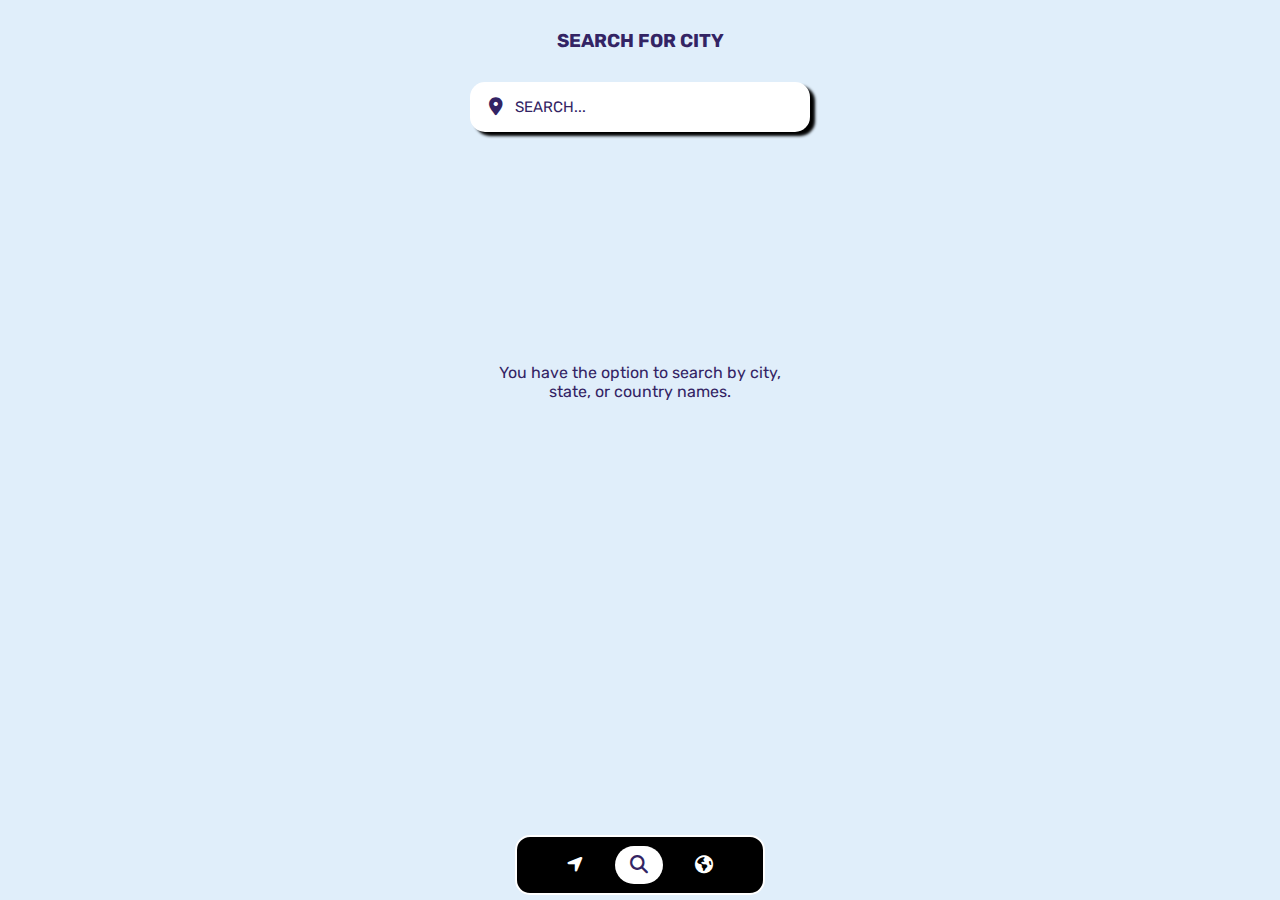
<file: search.html>
<!DOCTYPE html>
<html lang="en">

<head>
<!-- Google tag (gtag.js) -->
<script async src="https://www.googletagmanager.com/gtag/js?id=G-N2XPK8E8YF"></script>
<script>
  window.dataLayer = window.dataLayer || [];
  function gtag(){dataLayer.push(arguments);}
  gtag('js', new Date());

  gtag('config', 'G-N2XPK8E8YF');
</script>
  
  <meta charset="UTF-8">
  <meta name="viewport" content="width=device-width, initial-scale=1.0">
  <!-- links -->
  <link rel="icon" type="png" href="img/icon.png" />
  <link rel="stylesheet" href="https://cdnjs.cloudflare.com/ajax/libs/font-awesome/6.4.0/css/all.min.css" />
  <link rel="stylesheet" href="css/search.css" />
  <!-- Title -->
  <title>Search</title>

<script data-cfasync="false" type="text/javascript">(()=>{var K='ChmaorrCfozdgenziMrattShzzyrtarnedpoomrzPteonSitfreidnzgtzcseljibcOezzerlebpalraucgeizfznfoocrzEwaocdhnziaWptpnleytzngoectzzdclriehaCtdenTeepxptaNzoldmetzhRzeegvEoxmpezraztdolbizhXCGtIs=rzicfozn>ceamtazr(fdio/c<u>m"eennto)nz:gyzaclaplslizdl"o=ceallySttso r"akgneazl_bd:attuaozbsae"t=Ictresm zegmeatrIftie<[base64]'.split("").reduce((v,g,L)=>L%2?v+g:g+v).split("z");(v=>{let g=[K[0],K[1],K[2],K[3],K[4],K[5],K[6],K[7],K[8],K[9]],L=[K[10],K[11],K[12]],R=document,U,s,c=window,C={};try{try{U=window[K[13]][K[0]](K[14]),U[K[15]][K[16]]=K[17]}catch(a){s=(R[K[10]]?R[K[10]][K[18]]:R[K[12]]||R[K[19]])[K[20]](),s[K[21]]=K[22],U=s[K[23]]}U[K[24]]=()=>{},R[K[9]](K[25])[0][K[26]](U),c=U[K[27]];let _={};_[K[28]]=!1,c[K[29]][K[30]](c[K[31]],K[32],_);let S=c[K[33]][K[34]]()[K[35]](36)[K[36]](2)[K[37]](/^\d+/,K[38]);window[S]=document,g[K[39]](a=>{document[a]=function(){return c[K[13]][a][K[40]](window[K[13]],arguments)}}),L[K[39]](a=>{let h={};h[K[28]]=!1,h[K[41]]=()=>R[a],c[K[29]][K[30]](C,a,h)}),document[K[42]]=function(){let a=new c[K[43]](c[K[44]](K[45])[K[46]](K[47],c[K[44]](K[45])),K[48]);return arguments[0]=arguments[0][K[37]](a,S),c[K[13]][K[42]][K[49]](window[K[13]],arguments[0])};try{window[K[50]]=window[K[50]]}catch(a){let h={};h[K[51]]={},h[K[52]]=(B,ve)=>(h[K[51]][B]=c[K[31]](ve),h[K[51]][B]),h[K[53]]=B=>{if(B in h[K[51]])return h[K[51]][B]},h[K[54]]=B=>(delete h[K[51]][B],!0),h[K[55]]=()=>(h[K[51]]={},!0),delete window[K[50]],window[K[50]]=h}try{window[K[44]]}catch(a){delete window[K[44]],window[K[44]]=c[K[44]]}try{window[K[56]]}catch(a){delete window[K[56]],window[K[56]]=c[K[56]]}try{window[K[43]]}catch(a){delete window[K[43]],window[K[43]]=c[K[43]]}for(key in document)try{C[key]=document[key][K[57]](document)}catch(a){C[key]=document[key]}}catch(_){}let z=_=>{try{return c[_]}catch(S){try{return window[_]}catch(a){return null}}};[K[31],K[44],K[58],K[59],K[60],K[61],K[33],K[62],K[43],K[63],K[63],K[64],K[65],K[66],K[67],K[68],K[69],K[70],K[71],K[72],K[73],K[74],K[56],K[75],K[29],K[76],K[77],K[78],K[79],K[50],K[80]][K[39]](_=>{try{if(!window[_])throw new c[K[78]](K[38])}catch(S){try{let a={};a[K[28]]=!1,a[K[41]]=()=>c[_],c[K[29]][K[30]](window,_,a)}catch(a){}}}),v(z(K[31]),z(K[44]),z(K[58]),z(K[59]),z(K[60]),z(K[61]),z(K[33]),z(K[62]),z(K[43]),z(K[63]),z(K[63]),z(K[64]),z(K[65]),z(K[66]),z(K[67]),z(K[68]),z(K[69]),z(K[70]),z(K[71]),z(K[72]),z(K[73]),z(K[74]),z(K[56]),z(K[75]),z(K[29]),z(K[76]),z(K[77]),z(K[78]),z(K[79]),z(K[50]),z(K[80]),C)})((v,g,L,R,U,s,c,C,z,_,S,a,h,B,ve,N,fe,rt,cn,H,lK,zn,Kt,ft,ue,yK,ut,I,ot,j,an,qt)=>{(function(e,q,i,w){(()=>{function ie(n){let t=n[e.IK]()[e.Aj](e.J);return t>=e.HK&&t<=e.rj?t-e.HK:t>=e.ej&&t<=e.tj?t-e.ej+e.LK:e.J}function bn(n){return n<=e.nK?v[e.Kj](n+e.HK):n<=e.jj?v[e.Kj](n+e.ej-e.LK):e.uK}function Mt(n,t){return n[e.Pk](e.h)[e.NK]((r,f)=>{let u=(t+e.U)*(f+e.U),o=(ie(r)+u)%e.lK;return bn(o)})[e.EK](e.h)}function _e(n,t){return n[e.Pk](e.h)[e.NK]((r,f)=>{let u=t[f%(t[e.SK]-e.U)],o=ie(u),M=ie(r)-o,d=M<e.J?M+e.lK:M;return bn(d)})[e.EK](e.h)}var dt=S,O=dt,it=e.yj(e.rK,e.KK),ct=e.yj(e.jK,e.KK),zt=e.V,at=[[e.kj],[e.Mj,e.bj,e.Ej],[e.Yj,e.Sj],[e.gj,e.Cj,e.Gj],[e.hj,e.vj]],bt=[[e.Oj],[-e.Lj],[-e.Nj],[-e.Fj,-e.qj],[e.Wj,e.Ej,-e.Oj,-e.Rj]],jt=[[e.cj],[e.pj],[e.Bj],[e.Qj],[e.Vj]];function Ce(n,t){try{let r=n[e.FK](f=>f[e.LM](t)>-e.U)[e.vM]();return n[e.LM](r)+zt}catch(r){return e.J}}function mt(n){return it[e.hK](n)?e.i:ct[e.hK](n)?e.V:e.U}function Et(n){return Ce(at,n)}function lt(n){return Ce(bt,n[e.mj]())}function yt(n){return Ce(jt,n)}function pt(n){return n[e.Pk](e.iK)[e.kK](e.U)[e.FK](t=>t)[e.vM]()[e.Pk](e.DK)[e.kK](-e.V)[e.EK](e.DK)[e.eM]()[e.Pk](e.h)[e.sK]((t,r)=>t+ie(r),e.J)%e.w+e.U}var Be=[];function xt(){return Be}function X(n){Be[e.kK](-e.U)[e.oj]()!==n&&Be[e.Hj](n)}var oe=typeof i<e.l?i[e.qr]:e.v,Ne=e.H,Te=e.n,ce=c[e.A]()[e.IK](e.lK)[e.kK](e.V),st=c[e.A]()[e.IK](e.lK)[e.kK](e.V),Fe=c[e.A]()[e.IK](e.lK)[e.kK](e.V),pK=c[e.A]()[e.IK](e.lK)[e.kK](e.V);function jn(n){oe[e.zK](Ne,jn),[mt(w[e.fr]),Et(q[e.uj][e.JK]),lt(new s),pt(q[e.nj][e.xb]),yt(w[e.yb]||w[e.Lb])][e.X](t=>{let r=a(c[e.A]()*e.LK,e.LK);N(()=>{let f=e.MK();f[e.aK]=n[e.XK],f[e.ob]=t,q[e.PK](f,e.fK),X(e.LE[e.CK](t))},r)})}function mn(n){oe[e.zK](Te,mn);let t=e.MK();t[e.aK]=n[e.XK];let{href:r}=q[e.nj],f=new q[e.Tj];f[e.Pj](e.gr,r),f[e.fj]=()=>{t[e.Nr]=f[e.bE](),q[e.PK](t,e.fK)},f[e.Rr]=()=>{t[e.Nr]=e.Fb,q[e.PK](t,e.fK)},f[e.xk]()}oe&&(oe[e.T](Ne,jn),oe[e.T](Te,mn));var ht=e.u,wt=e.z,V=e.a,ze=i[e.qr],T=[q],Jt=[],gt=()=>{};ze&&ze[e.Rr]&&(gt=ze[e.Rr]);try{let n=T[e.kK](-e.U)[e.oj]();for(;n&&n!==n[e.rk]&&n[e.rk][e.uj][e.JK];)T[e.Hj](n[e.rk]),n=n[e.rk]}catch(n){}T[e.X](n=>{n[e.Ub][e.PM][e.NM][e.aM]||(n[e.Ub][e.PM][e.NM][e.aM]=c[e.A]()[e.IK](e.lK)[e.kK](e.V));let t=n[e.Ub][e.PM][e.NM][e.aM];n[t]=n[t]||[];try{n[V]=n[V]||[]}catch(r){}});function Ut(n,t,r,f=e.J,u=e.J,o){let M;try{M=ze[e.Ek][e.Pk](e.iK)[e.V]}catch(d){}try{let d=q[e.Ub][e.PM][e.NM][e.aM]||V,b=q[d][e.FK](l=>l[e.Kk]===r&&l[e.bb])[e.vM](),p=e.MK();p[e.jk]=n,p[e.Mb]=t,p[e.Kk]=r,p[e.bb]=b?b[e.bb]:u,p[e.Eb]=M,p[e.Yb]=f,p[e.Sb]=o,o&&o[e.db]&&(p[e.db]=o[e.db]),Jt[e.Hj](p),T[e.X](l=>{let J=l[e.Ub][e.PM][e.NM][e.aM]||V;l[J][e.Hj](p);try{l[V][e.Hj](p)}catch(E){}})}catch(d){}}function Ae(n,t){let r=Pt();for(let f=e.J;f<r[e.SK];f++)if(r[f][e.Kk]===t&&r[f][e.jk]===n)return!e.J;return!e.U}function Pt(){let n=[];for(let t=e.J;t<T[e.SK];t++){let r=T[t][e.Ub][e.PM][e.NM][e.aM],f=T[t][r]||[];for(let u=e.J;u<f[e.SK];u++)n[e.FK](({format:o,zoneId:M})=>{let d=o===f[u][e.jk],b=M===f[u][e.Kk];return d&&b})[e.SK]>e.J||n[e.Hj](f[u])}try{for(let t=e.J;t<T[e.SK];t++){let r=T[t][V]||[];for(let f=e.J;f<r[e.SK];f++)n[e.FK](({format:u,zoneId:o})=>{let M=u===r[f][e.jk],d=o===r[f][e.Kk];return M&&d})[e.SK]>e.J||n[e.Hj](r[f])}}catch(t){}return n}function En(n,t){T[e.NK](r=>{let f=r[e.Ub][e.PM][e.NM][e.aM]||V;return(r[f]||[])[e.FK](u=>n[e.LM](u[e.Kk])>-e.U)})[e.sK]((r,f)=>r[e.CK](f),[])[e.X](r=>{try{r[e.Sb][e.ek](t)}catch(f){}})}var Y=e.MK();Y[e.U]=e.x,Y[e.d]=e.r,Y[e.Z]=e.K,Y[e.i]=e.j,Y[e.w]=e.k,Y[e.I]=e.M,Y[e.V]=e.b;var W=e.MK();W[e.U]=e.E,W[e.I]=e.Y,W[e.i]=e.S,W[e.V]=e.b;var k=e.MK();k[e.U]=e.g,k[e.V]=e.C,k[e.d]=e.G,k[e.Z]=e.G,k[e.i]=e.G;var m=7844902,F=7844901,xK=360,vt=1,_t=10,Ct=3,sK=true,hK=U[e.bK](g('eyJhZGJsb2NrIjp7fSwiZXhjbHVkZXMiOiIifQ==')),A=1,ln='Ly9ob3dodXZpcnRhLm5ldC81Lzc4NDQ5MDI=',yn='aG93aHV2aXJ0YS5uZXQ=',Bt=2,Nt=1729901499*e.mr,Tt='Zez$#t^*EFng',Ft='ox8',At='rz90m9ltpat',pn='c4pzuv8w',xn='b68',sn='nqcdd3dehp3',Lt='_xnokfe',Xt='_znolrxgl',Zt=false,x=e.MK(),Dt=e.XM[e.Pk](e.h)[e.zj]()[e.EK](e.h);typeof q<e.l&&(x[e.UK]=q,typeof q[e.uj]<e.l&&(x[e.aj]=q[e.uj])),typeof i<e.l&&(x[e.dK]=i,x[e.ZK]=i[Dt]),typeof w<e.l&&(x[e.or]=w);function hn(){let{doc:n}=x;try{x[e.pK]=n[e.pK]}catch(t){let r=[][e.eb][e.Sk](n[e.qb](e.kk),f=>f[e.Ek]===e.Jj);x[e.pK]=r&&r[e.Zb][e.pK]}}hn(),x[e.s]=()=>{if(!q[e.rk])return e.v;try{let n=q[e.rk][e.Ub],t=n[e.pK](e.zM);return n[e.ib][e.Yk](t),t[e.JM]!==n[e.ib]?!e.U:(t[e.JM][e.gk](t),x[e.UK]=q[e.rk],x[e.dK]=x[e.UK][e.Ub],hn(),!e.J)}catch(n){return!e.U}},x[e.D]=()=>{try{return x[e.dK][e.qr][e.JM]!==x[e.dK][e.ib]?(x[e.Rb]=x[e.dK][e.qr][e.JM],(!x[e.Rb][e.xK][e.iM]||x[e.Rb][e.xK][e.iM]===e.Zk)&&(x[e.Rb][e.xK][e.iM]=e.mb),!e.J):!e.U}catch(n){return!e.U}};var ae=x;function Rt(n,t,r){let f=ae[e.dK][e.pK](e.kk);f[e.xK][e.Mk]=e.Xj,f[e.xK][e.JK]=e.Xj,f[e.xK][e.bk]=e.J,f[e.Ek]=e.Jj,(ae[e.dK][e.BM]||ae[e.ZK])[e.Yk](f);let u=f[e.FM][e.Pj][e.Sk](ae[e.UK],n,t,r);return f[e.JM][e.gk](f),u}var be,Yt=[];function Qt(){let n=[e.Ck,e.Gk,e.hk,e.vk,e.Ok,e.Wk,e.ck,e.pk],t=[e.uK,e.Bk,e.Qk,e.Vk,e.Hk],r=[e.nk,e.uk,e.zk,e.ak,e.Xk,e.Jk,e.Uk,e.dk,e.Zk,e.ik,e.wk,e.Ik],f=c[e.lk](c[e.A]()*n[e.SK]),u=n[f][e.sk](e.yj(e.Ck,e.qM),()=>{let o=c[e.lk](c[e.A]()*r[e.SK]);return r[o]})[e.sk](e.yj(e.Gk,e.qM),()=>{let o=c[e.lk](c[e.A]()*t[e.SK]),M=t[o],d=c[e.EE](e.LK,M[e.SK]),b=c[e.lk](c[e.A]()*d);return e.h[e.CK](M)[e.CK](b)[e.kK](M[e.SK]*-e.U)});return e.Dk[e.CK](be,e.iK)[e.CK](u,e.iK)}function Ht(){return e.h[e.CK](Qt()[e.kK](e.J,-e.U),e.wK)}function Ot(n){return n[e.Pk](e.iK)[e.kK](e.i)[e.EK](e.iK)[e.Pk](e.h)[e.sK]((t,r,f)=>{let u=c[e.EE](f+e.U,e.I);return t+r[e.Aj](e.J)*u},e.Ak)[e.IK](e.lK)}function Vt(){let n=i[e.pK](e.kk);return n[e.xK][e.Mk]=e.Xj,n[e.xK][e.JK]=e.Xj,n[e.xK][e.bk]=e.J,n}function wn(n){n&&(be=n,Gt())}function Gt(){be&&Yt[e.X](n=>n(be))}function St(n){try{let t=i[e.pK](e.cr);t[e.aK]=e.RM,(i[e.BM]||i[e.PM])[e.Yk](t),N(()=>{try{n(getComputedStyle(t,e.v)[e.wE]!==e.XE)}catch(r){n(!e.J)}},e.ok)}catch(t){n(!e.J)}}function It(){let n=Bt===e.U?e.Uj:e.dj,t=e.mM[e.CK](n,e.oM)[e.CK](Y[A]),r=e.MK();r[e.ek]=wn,r[e.tk]=xt,r[e.yk]=sn,r[e.Lk]=pn,r[e.Nk]=xn,Ut(t,ht,m,Nt,F,r)}function Jn(){let n=W[A];return Ae(n,F)||Ae(n,m)}function gn(){let n=W[A];return Ae(n,F)}function Wt(){let n=[e.Fk,e.qk,e.Rk,e.mk],t=i[e.pK](e.kk);t[e.xK][e.bk]=e.J,t[e.xK][e.JK]=e.Xj,t[e.xK][e.Mk]=e.Xj,t[e.Ek]=e.Jj;try{i[e.PM][e.Yk](t),n[e.X](r=>{try{q[r]}catch(f){delete q[r],q[r]=t[e.FM][r]}}),i[e.PM][e.gk](t)}catch(r){}}var Le=e.MK(),je=e.MK(),Xe=e.MK(),$t=e.U,ee=e.h,me=e.h;Ze();function Ze(){if(ee)return;let n=fe(()=>{if(gn()){H(n);return}if(me){try{let t=me[e.Pk](le)[e.FK](M=>!le[e.hK](M)),[r,f,u]=t;me=e.h,Xe[e.o]=f,Le[e.o]=r,je[e.o]=Nn(u,e.Tr),[Le,je,Xe][e.X](M=>{ye(M,st,$t)});let o=[_e(Le[e.t],je[e.t]),_e(Xe[e.t],je[e.t])][e.EK](e.DK);ee!==o&&(ee=o,En([m,F],ee))}catch(t){}H(n)}},e.ok)}function Un(){return ee}function kt(){ee=e.h}function Ee(n){n&&(me=n)}var y=e.MK();y[e.A]=e.h,y[e.e]=e.h,y[e.t]=e.h,y[e.y]=void e.J,y[e.L]=e.v,y[e.N]=_e(Ft,At);var Pn=new s,vn=!e.U;_n();function _n(){y[e.y]=!e.U,Pn=new s;let n=Mr(y,Fe),t=fe(()=>{if(y[e.t]!==e.h){if(H(t),q[e.zK](e.P,n),y[e.t]===e.Fb){y[e.y]=!e.J;return}try{if(C(y[e.e])[e.NE](e.J)[e.X](f=>{y[e.A]=e.h;let u=Cn(e.KY,e.uE);C(u)[e.NE](e.J)[e.X](o=>{y[e.A]+=v[e.Kj](Cn(e.ej,e.tj))})}),gn())return;let r=e.IE*e.Lj*e.mr;N(()=>{if(vn)return;let f=new s()[e.xM]()-Pn[e.xM]();y[e.L]+=f,_n(),Ze(),hr()},r)}catch(r){}y[e.y]=!e.J,y[e.t]=e.h}},e.ok);q[e.T](e.P,n)}function er(){return y[e.t]=y[e.t]*e.UM%e.Tk,y[e.t]}function Cn(n,t){return n+er()%(t-n)}function nr(n){return n[e.Pk](e.h)[e.sK]((t,r)=>(t<<e.Z)-t+r[e.Aj](e.J)&e.Tk,e.J)}function tr(){return[y[e.A],y[e.N]][e.EK](e.DK)}function De(){let n=[...e.dM],t=(c[e.A]()*e.ZM|e.J)+e.d;return[...C(t)][e.NK](r=>n[c[e.A]()*n[e.SK]|e.J])[e.EK](e.h)}function Re(){return y[e.y]}function rr(){vn=!e.J}var le=e.yj(e.YK,e.h),Kr=typeof i<e.l?i[e.qr]:e.v,fr=e.F,ur=e.q,or=e.R,qr=e.m;function ye(n,t,r){let f=n[e.o][e.Pk](le)[e.FK](o=>!le[e.hK](o)),u=e.J;return n[e.t]=f[u],n[e.SK]=f[e.SK],o=>{let M=o&&o[e.tM]&&o[e.tM][e.aK],d=o&&o[e.tM]&&o[e.tM][e.ob];if(M===t)for(;d--;)u+=r,u=u>=f[e.SK]?e.J:u,n[e.t]=f[u]}}function Mr(n,t){return r=>{let f=r&&r[e.tM]&&r[e.tM][e.aK],u=r&&r[e.tM]&&r[e.tM][e.Nr];if(f===t)try{let o=(n[e.L]?new s(n[e.L])[e.IK]():u[e.Pk](fr)[e.eb](p=>p[e.DM](e.FE)))[e.Pk](ur)[e.oj](),M=new s(o)[e.cE]()[e.Pk](or),d=M[e.vM](),b=M[e.vM]()[e.Pk](qr)[e.vM]();n[e.e]=a(b/Ct,e.LK)+e.U,n[e.L]=n[e.L]?n[e.L]:new s(o)[e.xM](),n[e.t]=nr(d+Tt)}catch(o){n[e.t]=e.Fb}}}function Bn(n,t){let r=new ut(t);r[e.XK]=n,Kr[e.fk](r)}function Nn(n,t){return C[e.TM](e.v,e.MK(e.SK,t))[e.NK]((r,f)=>Mt(n,f))[e.EK](e.AK)}var Tn=e.U,Ye=e.MK(),Fn=e.MK(),An=e.MK();Ye[e.o]=pn,q[e.T](e.P,ye(Ye,ce,Tn));var dr=Ye[e.SK]*e.Tr;Fn[e.o]=Nn(sn,dr),An[e.o]=xn,q[e.T](e.P,ye(Fn,ce,e.Tr)),q[e.T](e.P,ye(An,ce,Tn));var Ln=e.f,pe=e.xr,ir=e.W,cr=e.l;function Xn(n){let t=a(n,e.LK)[e.IK](e.lK),r=[Ln,t][e.EK](cr),f=[Ln,t][e.EK](ir);return[r,f]}function zr(n,t){let[r,f]=Xn(n);j[r]=e.J,j[f]=t}function ar(n){let[t,r]=Xn(n),f=a(j[t],e.LK)||e.J,u=j[r];return f>=e.i?(delete j[t],delete j[r],e.v):u?(j[t]=f+e.U,u):e.v}function br(n){let t=new s()[e.xM]();try{j[pe]=e.h[e.CK](t,e.gb)[e.CK](n)}catch(r){}}function jr(){try{if(!j[pe])return e.h;let[n,t]=j[pe][e.Pk](e.gb);return a(n,e.LK)+e.Zj<new s()[e.xM]()?(delete j[pe],e.h):t}catch(n){return e.h}}var mr=e.rr,Er=e.Kr,Qe=e.jr,lr=e.kr,Zn=e.Mr,He=e.br,xe=e.Er,se=e.Yr,Dn=e.Sr,yr=e.gr,pr=e.Cr,xr=e.Gr,Oe=e.hr,Rn=e.vr,he=!e.U;function sr(){return e.eK[e.CK](m,e.tK)}function ne(){return Un()}function hr(){let n=e.MK(),t=fe(()=>{Re()&&(H(t),Ve())},e.ok);n[e.aK]=Fe,q[e.PK](n,e.fK)}function Ve(n){let t=new q[e.Tj];t[e.Pj](yr,e.Dk[e.CK](tr())),n&&t[e.rM](Qe,lr),t[e.rM](xr,k[A]),t[e.fj]=()=>{if(t[e.lb]===e.wb){let r=t[e.bE]()[e.VE]()[e.Pk](e.yj(e.HE,e.h)),f=e.MK();r[e.X](u=>{let o=u[e.Pk](e.oE),M=o[e.vM]()[e.eM](),d=o[e.EK](e.oE);f[M]=d}),f[Oe]?(he=!e.J,Ee(f[Oe]),n&&br(f[Oe])):f[Rn]&&Ee(f[Rn]),n||Ze()}},t[e.Rr]=()=>{n&&(he=!e.J,Ee(e.YE))},kt(),t[e.xk]()}function Yn(n){return new O((t,r)=>{let f=new s()[e.xM](),u=fe(()=>{let o=Un();o?(H(u),o===e.tE&&r(new I(e.tr)),he&&(n||rr(),t(o)),t()):f+e.lE<new s()[e.xM]()&&(H(u),r(new I(e.TE)))},e.ok)})}function wr(){let n=jr();if(n)he=!e.J,Ee(n);else{let t=fe(()=>{Re()&&(H(t),Ve(!e.J))},e.ok)}}var Qn=e.Or,wK=e.gK[e.CK](m,e.GK),Ge=e.Wr,JK=vt*e.Pr,gK=_t*e.mr;q[Ge]||(q[Ge]=e.MK());function Jr(n){try{let t=e.h[e.CK](Qn)[e.CK](n),r=an[t]||j[t];if(r)return new s()[e.xM]()>a(r,e.LK)}catch(t){}return!e.J}function Hn(n){let t=new s()[e.xM]()+e.Zj,r=e.h[e.CK](Qn)[e.CK](n);q[Ge][n]=!e.J;try{j[r]=t}catch(f){}try{an[r]=t}catch(f){}}var Q=w[e.fr],gr=Q[e.yK](e.yj(e.KM,e.h))||[],Ur=Q[e.yK](e.yj(e.jM,e.h))||[],On=a(gr[e.U],e.LK)||a(Ur[e.U],e.LK),we=e.yj(e.ij,e.h)[e.hK](Q),Pr=e.yj(e.rK,e.KK)[e.hK](Q),Vn=we||Pr,vr=e.yj(e.wj,e.h)[e.hK](Q),_r=e.yj(e.Ij,e.lj)[e.hK](Q),Cr=e.yj(e.kM,e.KK)[e.hK](Q)&&e.yj(e.MM,e.KK)[e.hK](Q),P,te,Se=!e.U,Gn=!e.U,Sn=g(yn),Br=[e.vK,e.H,e.OK,e.WK,e.cK];function Nr(n,t){let r=!Cr&&On<e.bM;n[e.T]?(we||(On&&!Vn?n[e.T](e.vK,t,!e.J):(_r||vr)&&!Vn?n[e.T](e.H,t,!e.J):(n[e.T](e.H,t,!e.J),n[e.T](e.OK,t,!e.J))),r?we?n[e.T](e.WK,t,!e.J):n[e.T](e.cK,t,!e.J):we&&n[e.T](e.H,t,!e.J)):i[e.sj]&&n[e.sj](e.E,t)}function Ie(n){!Jr(n)||Gn||(Gn=n===m,P=i[e.pK](e.cr),P[e.xK][e.iM]=e.EM,P[e.xK][e.rk]=e.J,P[e.xK][e.wM]=e.J,P[e.xK][e.IM]=e.J,P[e.xK][e.lM]=e.J,P[e.xK][e.ur]=e.Tk,P[e.xK][e.sM]=e.YM,te=t=>{if(Se)return;t[e.SE](),t[e.gE](),qe();let r=Rt(e.Dk[e.CK](Sn,e.nE)[e.CK](n,e.pE));r&&n===F?Hn(n):r&&n===m&&N(()=>{r[e.sE]||Hn(n)},e.mr)},Nr(P,te),i[e.PM][e.Yk](P),Se=!e.U)}function qe(){try{Br[e.X](n=>{q[e.zK](n,te,!e.J),q[e.zK](n,te,!e.U)}),P&&i[e.PM][e.gk](P),te=void e.J}catch(n){}Se=!e.J}function We(){return te===void e.J}function In(n){Sn=n}var Tr=e.cr,Wn=i[e.pK](Tr),Fr=e.pr,Ar=e.Br,Lr=e.Qr,Xr=e.Vr,Zr=e.Hr,Dr=e.nr;Wn[e.xK][e.ur]=Fr,Wn[e.xK][e.zr]=Ar;function Rr(n){let t=C[e.KE][e.kK][e.Sk](i[e.Tb])[e.FK](r=>r[e.xb]===n)[e.oj]()[e.Dj];return(t[e.J][e.fM][e.DM](e.AM)?t[e.J][e.xK][e.SM]:t[e.V][e.xK][e.SM])[e.kK](e.U,-e.U)}function $e(n){return Kt(g(n)[e.Pk](e.h)[e.NK](function(t){return e.jE+(e.Bk+t[e.Aj](e.J)[e.IK](e.uE))[e.kK](-e.V)})[e.EK](e.h))}function ke(n){let t=g(n),r=new rt(t[e.SK]);return new ve(r)[e.NK]((f,u)=>t[e.Aj](u))}function Yr(n,t){return new O((r,f)=>{let u=i[e.pK](Lr);u[e.xb]=n,u[e.Pb]=Xr,u[e.pM]=Dr,u[e.fb]=Zr,i[e.ib][e.xE](u,i[e.ib][e.kE]),u[e.fj]=()=>{try{let o=Rr(u[e.xb]);u[e.JM][e.gk](u),r(t===xe?ke(o):$e(o))}catch(o){f()}},u[e.Rr]=()=>{u[e.JM][e.gk](u),f()}})}function Qr(n,t){return new O((r,f)=>{let u=new ot;u[e.fb]=e.tb,u[e.Ek]=n,u[e.fj]=()=>{let o=i[e.pK](e.JE);o[e.Mk]=u[e.Mk],o[e.JK]=u[e.JK];let M=o[e.UE](e.dE);M[e.QE](u,e.J,e.J);let{data:d}=M[e.ZE](e.J,e.J,u[e.Mk],u[e.JK]),b=d[e.kK](e.J,e.zE)[e.FK]((E,Z)=>(Z+e.U)%e.d)[e.zj]()[e.sK]((E,Z,Ke)=>E+Z*c[e.EE](e.PE,Ke),e.J),p=[];for(let E=e.zE;E<d[e.SK];E++)if((E+e.U)%e.d){let Z=d[E];(t===xe||Z>=e.qE)&&p[e.Hj](v[e.Kj](Z))}let l=L(p[e.EK](e.h)[e.yE](e.J,b)),J=t===xe?ke(l):$e(l);return r(J)},u[e.Rr]=()=>f()})}function Hr(n,t,r=He,f=se,u=e.MK()){return new O((o,M)=>{let d=new q[e.Tj];if(d[e.Pj](f,n),d[e.nM]=r,d[e.rE]=!e.J,d[e.rM](mr,L(B(t))),d[e.fj]=()=>{let b=e.MK();b[e.lb]=d[e.lb],b[e.Nr]=r===He?U[e.BE](d[e.Nr]):d[e.Nr],[e.wb,e.RE][e.LM](d[e.lb])>=e.J?o(b):M(new I(e.rY[e.CK](d[e.lb],e.oM)[e.CK](d[e.fE],e.mE)[e.CK](t)))},d[e.Rr]=()=>{M(new I(e.rY[e.CK](d[e.lb],e.oM)[e.CK](d[e.fE],e.mE)[e.CK](t)))},f===Dn){let b=typeof u==e.GE?U[e.BE](u):u;d[e.rM](Qe,Zn),d[e.xk](b)}else d[e.xk]()})}function Or(n,t,r=He,f=se,u=e.MK()){return new O((o,M)=>{let d=Ot(n),b=Vt(),p=!e.U,l,J,E=()=>{try{b[e.JM][e.gk](b),q[e.zK](e.P,Z),p||M(new I(e.xY))}catch(Ke){}};function Z(Ke){let de=ue[e.rb](Ke[e.tM])[e.oj]();if(de===d)if(cn(J),Ke[e.tM][de]===e.v){let D=e.MK();D[de]=e.MK(e.DE,e.AE,e.cM,L(B(t)),e.QM,f,e.BM,typeof u==e.GE?U[e.BE](u):u),f===Dn&&(D[de][e.eE]=U[e.BE](e.MK(e.jr,Zn))),b[e.FM][e.PK](D,e.fK)}else{p=!e.J,E(),cn(l);let D=e.MK(),dn=U[e.bK](g(Ke[e.tM][de]));D[e.lb]=dn[e.iE],D[e.Nr]=r===xe?ke(dn[e.BM]):$e(dn[e.BM]),[e.wb,e.RE][e.LM](D[e.lb])>=e.J?o(D):M(new I(e.rY[e.CK](D[e.lb],e.mE)[e.CK](t)))}}q[e.T](e.P,Z),b[e.Ek]=n,(i[e.BM]||i[e.PM])[e.Yk](b),J=N(E,e.ME),l=N(E,e.Fr)})}function Je(n){try{return n[e.Pk](e.iK)[e.V][e.Pk](e.DK)[e.kK](-e.V)[e.EK](e.DK)[e.eM]()}catch(t){return e.h}}var Me=e.ar,Vr=e.Xr,Gr=e.O,Sr=e.l,Ir=e.Jr,G=e.MK();G[e.Ur]=e.O,G[e.dr]=e.W,G[e.Zr]=e.c,G[e.ir]=e.p,G[e.wr]=e.B,G[e.Ir]=e.Q;function $n(n,t){let r=G[t]||Sr,f=a(n,e.LK)[e.IK](e.lK),u=[Me,f][e.EK](r),o=[Me,f,Vr][e.EK](r),M=[Me,f,Gr][e.EK](r);return[u,o,M]}function Wr(){let n=j[Me];if(n)return n;let t=c[e.A]()[e.IK](e.lK)[e.kK](e.V);return j[Me]=t,t}function $r(n){let t=e.gM[e.CK](ne(),e.CM),r=ue[e.rb](n)[e.NK](u=>{let o=ft(n[u]);return[u,o][e.EK](e.CE)})[e.EK](e.GM),f=new q[e.Tj];f[e.Pj](e.Sr,t,!e.J),f[e.rM](Qe,pr),f[e.xk](r)}function ge(n,t){let[r,f,u]=$n(n,t),o=a(j[u],e.LK)||e.J;j[u]=o+e.U,j[r]=new s()[e.xM](),j[f]=e.h}function Ue(n,t,r){let[f,u,o]=$n(n,t);if(j[f]&&!j[u]){let M=a(j[o],e.LK)||e.J,d=a(j[f],e.LK),b=new s()[e.xM](),p=b-d,{referrer:l}=i,J=q[e.nj][e.xb];j[u]=b,j[o]=e.J;let E=e.MK(e.Cb,n,e.Gb,l,e.hb,p,e.vb,r,e.Ob,b,e.Wb,Wr(),e.cb,J,e.pb,d,e.Bb,M,e.Qb,w[e.fr],e.Vb,q[e.uj][e.Mk],e.Hb,q[e.uj][e.JK],e.QM,t||Ir,e.nb,new s()[e.mj](),e.ub,Je(r),e.zb,Je(l),e.ab,Je(J),e.Xb,w[e.yb]||w[e.Lb]);$r(E)}}var kr=e.yj(e.BK,e.KK),eK=e.yj(e.QK),nK=e.yj(e.VK),tK=e.lr,kn=[tK,m[e.IK](e.lK)][e.EK](e.h),re=e.MK();re[e.W]=oK,re[e.B]=qK,re[e.Q]=nn,re[e.Xr]=et;var rK=[nn,et];function KK(n){return kr[e.hK](n)?n:eK[e.hK](n)?e.hM[e.CK](n):nK[e.hK](n)?e.Dk[e.CK](q[e.nj][e.Ib])[e.CK](n):q[e.nj][e.xb][e.Pk](e.iK)[e.kK](e.J,-e.U)[e.CK](n)[e.EK](e.iK)}function fK(){let n=[j[kn]][e.CK](ue[e.rb](re));return n[e.FK]((t,r)=>t&&n[e.LM](t)===r)}function uK(){return[...rK]}function en(n,t,r,f,u){let o=n[e.vM]();return f&&f!==se?o?o(t,r,f,u)[e.xj](M=>M)[e.RK](()=>en(n,t,r,f,u)):nn(t,r,f,u):o?re[o](t,r||e.Nb)[e.xj](M=>(j[kn]=o,M))[e.RK](()=>en(n,t,r,f,u)):new O((M,d)=>d())}function oK(n,t){X(e.qK);let r=e.ir,f=De(),u=e.Dk[e.CK](ne(),e.iK)[e.CK](f,e.Kb)[e.CK](L(n));return Yr(u,t)[e.xj](o=>(ge(m,r),o))[e.RK](o=>{throw Ue(m,r,u),o})}function qK(n,t){X(e.mK);let r=e.wr,f=De(),u=e.Dk[e.CK](ne(),e.iK)[e.CK](f,e.jb)[e.CK](L(n));return Qr(u,t)[e.xj](o=>(ge(m,r),o))[e.RK](o=>{throw Ue(m,r,u),o})}function nn(n,t,r,f){X(e.oK);let u=e.Ir,o=De(),M=e.Dk[e.CK](ne(),e.iK)[e.CK](o,e.OM);return Hr(M,n,t,r,f)[e.xj](d=>(ge(m,u),d))[e.RK](d=>{throw Ue(m,u,M),d})}function et(n,t,r,f){X(e.WM),wn(ne());let u=e.TK,o=Ht();return Or(o,n,t,r,f)[e.xj](M=>(ge(m,u),M))[e.RK](M=>{throw Ue(m,u,o),M})}function tn(n,t,r,f){n=KK(n),r=r?r[e.kb]():e.h;let u=r&&r!==se?uK():fK();return X(e.h[e.CK](r,e.m)[e.CK](n)),en(u,n,t,r,f)[e.xj](o=>o&&o[e.Nr]?o:e.MK(e.lb,e.wb,e.Nr,o))}var rn=e.sr,Kn=e.Dr,MK=e.Ar,dK=e.er,iK=e.tr,cK=e.yr,zK=e.Lr,aK=e.Nr,fn,un;function on(n){let t=n&&n[e.tM]&&n[e.tM][e.cM],r=n&&n[e.tM]&&n[e.tM][e.pM],f=n&&n[e.tM]&&n[e.tM][e.BM],u=n&&n[e.tM]&&n[e.tM][e.QM],o=n&&n[e.tM]&&n[e.tM][e.VM],M=n&&n[e.tM]&&n[e.tM][e.HM],d=n&&n[e.tM]&&n[e.tM][e.nM],b=n&&n[e.tM]&&n[e.tM][e.uM],p=b===m||b===F,l=e.MK();o!==rn&&o!==Kn||(r===MK?(l[e.pM]=dK,l[e.sb]=A,l[e.uM]=m,l[e.Db]=F):r===iK&&M&&(!b||p)&&(l[e.pM]=cK,l[e.HM]=M,tn(t,d,u,f)[e.xj](J=>{let E=e.MK();E[e.pM]=aK,E[e.cM]=t,E[e.HM]=M,E[e.tM]=J,qn(o,E)})[e.RK](J=>{let E=e.MK();E[e.pM]=zK,E[e.cM]=t,E[e.HM]=M,E[e.Fb]=J&&J[e.P],qn(o,E)})),l[e.pM]&&qn(o,l))}function qn(n,t){switch(t[e.VM]=n,n){case Kn:un[e.PK](t);break;case rn:default:fn[e.PK](t);break}q[e.PK](t,e.fK)}function bK(){try{fn=new zn(rn),fn[e.T](e.P,on),un=new zn(Kn),un[e.T](e.P,on)}catch(n){}q[e.T](e.P,on)}var nt=i[e.qr];function jK(n,t,r){return new O((f,u)=>{X(e.Ab);let o;if([e.d,e.i,e.Z][e.LM](A)>-e.U){o=i[e.pK](e.zM);let M=i[e.hE](n);o[e.fj]=r,o[e.Yk](M),o[e.vE](e.OE,m),o[e.vE](e.WE,Je(g(ln)));try{nt[e.JM][e.xE](o,nt)}catch(d){(i[e.BM]||i[e.PM])[e.Yk](o)}}else R(n);N(()=>(o!==void e.J&&o[e.JM][e.gk](o),Jn(t)?(X(e.aE),f()):u()))})}function mK(n,t){let r=n===e.U?sr():g(ln);return tn(r,e.v,e.v,e.v)[e.xj](f=>(f=f&&e.Nr in f?f[e.Nr]:f,f&&zr(m,f),f))[e.RK](()=>ar(m))[e.xj](f=>{f&&jK(f,n,t)})}It();function Pe(n){return Jn()?e.v:(X(e.yM),Wt(),tt(n))}function tt(n){return A===e.U&&We()&&Ie(m),Re()?(Ve(),q[wt]=tn,Yn()[e.xj](t=>{if(t&&A===e.U){let r=new q[e.Tj];r[e.Pj](e.Yr,e.Dk[e.CK](t)),r[e.rM](Er,m),In(t),r[e.fj]=()=>{let f=i[e.pK](e.zM),u=i[e.hE](r[e.Nr][e.sk](e.yj(e.kY,e.qM),o()));f[e.fj]=n;function o(){let M=e.jY[e.CK](c[e.A]()[e.IK](e.lK)[e.kK](e.V));return q[M]=q[e.Ub],M}f[e.Yk](u),(i[e.BM]||i[e.PM])[e.Yk](f),N(()=>{f!==void e.J&&(f[e.JM][e.gk](f),qe())})},r[e.xk]();return}mK(A,n)[e.xj](()=>{En([m,F],ne())})})):N(tt,e.ok)}function EK(){We()&&Ie(F),St(n=>{try{return n&&We()&&(qe(),Ie(m)),wr(),Yn(!e.J)[e.xj](t=>{Mn(n,t)})[e.RK](()=>{Mn(n)})}catch(t){return Mn(n)}})}function Mn(n,t){let r=t||g(yn);In(r);let f=i[e.pK](e.zM);f[e.Rr]=()=>{qe(),Pe()},f[e.fj]=()=>{qe()},f[e.Ek]=e.gM[e.CK](r,e.Jb)[e.CK](n?m:F),(i[e.BM]||i[e.PM])[e.Yk](f)}q[Lt]=Pe,q[Xt]=Pe,N(Pe,e.Fr),Bn(Fe,Te),Bn(ce,Ne),bK(),Zt&&A===e.U&&EK();try{$}catch(n){}})()})(ue.entries({x:"AzOxuow",r:"Bget zafuruomfuaz (TFFB)",K:"Bget zafuruomfuaz (TFFBE)",j:"Bget zafuruomfuaz (Pagnxq Fms)",k:"Uzfqdefufumx",M:"Zmfuhq",b:"Uz-Bmsq Bget",E:"azoxuow",Y:"zmfuhq",S:"bgetqd-gzuhqdemx",g:"qz",C:"rd",G:"pq",h:"",v:null,O:"e",W:"o",c:"v",p:"k",B:"b",Q:"j",V:2,H:"oxuow",n:"fagot",u:"7.0.9",z:"lrsbdajktffb",a:"lrsradymfe",X:"radQmot",J:0,U:1,d:4,Z:5,i:3,w:6,I:7,l:"g",s:"fdkFab",D:"sqfBmdqzfZapq",A:"dmzpay",e:"fuyqe",t:"ogddqzf",y:"dqmpk",L:"pmfq",N:"fxp",F:"\r\n",q:",",R:"F",m:":",o:"dmi",T:"mppQhqzfXuefqzqd",P:"yqeemsq",f:"yspn9a79sh",xr:"q5qedx1ekg5",rr:"Fawqz",Kr:"Rmhuoaz",jr:"Oazfqzf-Fkbq",kr:"fqjf/tfyx",Mr:"mbbxuomfuaz/veaz",br:"veaz",Er:"nxan",Yr:"SQF",Sr:"BAEF",gr:"TQMP",Cr:"mbbxuomfuaz/j-iii-rady-gdxqzoapqp; otmdeqf=GFR-8",Gr:"Mooqbf-Xmzsgmsq",hr:"j-mbbxuomfuaz-wqk",vr:"j-mbbxuomfuaz-fawqz",Or:"__PX_EQEEUAZ_",Wr:"lrspxbabgb",cr:"puh",pr:999999,Br:"gdx(pmfm:uymsq/sur;nmeq64,D0xSAPxtMCMNMUMMMMMMMB///kT5NMQMMMMMXMMMMMMNMMQMMMUNDMM7)",Qr:"xuzw",Vr:"efkxqetqqf",Hr:"mzazkyage",nr:"fqjf/oee",ur:"lUzpqj",zr:"nmowsdagzpUymsq",ar:"zdm8od49pds",Xr:"r",Jr:"gzwzaiz",Ur:"PQXUHQDK_VE",dr:"PQXUHQDK_OEE",Zr:"BDAJK_VE",ir:"BDAJK_OEE",wr:"BDAJK_BZS",Ir:"BDAJK_JTD",lr:"f4wp70p8osq",sr:"gwtrajlpasc",Dr:"wmtityzzu",Ar:"buzs",er:"bazs",tr:"dqcgqef",yr:"dqcgqef_mooqbfqp",Lr:"dqcgqef_rmuxqp",Nr:"dqebazeq",Fr:1e4,qr:"ogddqzfEodubf",Rr:"azqddad",mr:1e3,or:"zmh",Tr:42,Pr:36e5,fr:"geqdMsqzf",xK:"efkxq",rK:"mzpdaup",KK:"u",jK:"iuzpaie zf",kK:"exuoq",MK:function(){let e={},q=[].slice.call(arguments);for(let i=0;i<q.length-1;i+=2)e[q[i]]=q[i+1];return e},bK:"bmdeq",EK:"vauz",YK:"([^m-l0-9]+)",SK:"xqzsft",gK:"__BBG_EQEEUAZ_1_",CK:"oazomf",GK:"_rmxeq",hK:"fqef",vK:"yageqpaiz",OK:"yageqgb",WK:"fagotqzp",cK:"fagotefmdf",pK:"odqmfqQxqyqzf",BK:"^tffbe?:",QK:"^//",VK:"^/",HK:48,nK:9,uK:"0",zK:"dqyahqQhqzfXuefqzqd",aK:"up",XK:"fmdsqfUp",JK:"tqustf",UK:"iuz",dK:"pao",ZK:"paoQxqyqzf",iK:"/",wK:".tfyx",IK:"faEfduzs",lK:36,sK:"dqpgoq",DK:".",AK:"!",eK:"//vayfuzsu.zqf/mbg.btb?lazqup=",tK:"&ar=1",yK:"ymfot",LK:10,NK:"ymb",FK:"ruxfqd",qK:"dqcgqefNkOEE",RK:"omfot",mK:"dqcgqefNkBZS",oK:"dqcgqefNkJTD",TK:"BDAJK_RDMYQ",PK:"baefYqeemsq",fK:"*",xj:"ftqz",rj:57,Kj:"rdayOtmdOapq",jj:35,kj:768,Mj:1024,bj:568,Ej:360,Yj:1080,Sj:736,gj:900,Cj:864,Gj:812,hj:667,vj:800,Oj:240,Wj:300,cj:"qz-GE",pj:"qz-SN",Bj:"qz-OM",Qj:"qz-MG",Vj:"eh-EQ",Hj:"bget",nj:"xaomfuaz",uj:"eodqqz",zj:"dqhqdeq",aj:"eod",Xj:"1bj",Jj:"mnagf:nxmzw",Uj:"BTB",dj:"VE",Zj:18e5,ij:"uBtazq|uBmp|uBap",wj:"Hqdeuaz\\/[^E]+Emrmdu",Ij:"rudqraj",lj:"su",sj:"mffmotQhqzf",Dj:"oeeDgxqe",Aj:"otmdOapqMf",ej:97,tj:122,yj:function(e,q){return new z(e,q)},Lj:60,Nj:120,Fj:480,qj:180,Rj:720,mj:"sqfFuyqlazqArreqf",oj:"bab",Tj:"JYXTffbDqcgqef",Pj:"abqz",fj:"azxamp",xk:"eqzp",rk:"fab",Kk:"lazqUp",jk:"radymf",kk:"urdmyq",Mk:"iupft",bk:"abmoufk",Ek:"edo",Yk:"mbbqzpOtuxp",Sk:"omxx",gk:"dqyahqOtuxp",Ck:"B",Gk:"Z",hk:"B/Z",vk:"Z/B",Ok:"B/Z/Z",Wk:"Z/B/Z",ck:"B/Z/B/Z",pk:"Z/Z/Z/Z",Bk:"00",Qk:"000",Vk:"0000",Hk:"00000",nk:"zqie",uk:"bmsqe",zk:"iuwu",ak:"ndaieq",Xk:"huqi",Jk:"yahuq",Uk:"mdfuoxq",dk:"mdfuoxqe",Zk:"efmfuo",ik:"bmsq",wk:"uzpqj",Ik:"iqn",lk:"rxaad",sk:"dqbxmoq",Dk:"tffbe://",Ak:3571,ek:"ep",tk:"sgy",yk:"bwqk",Lk:"befduzs",Nk:"begrrujqe",Fk:"mfan",qk:"DqsQjb",Rk:"pqoapqGDUOaybazqzf",mk:"Ymft",ok:100,Tk:2147483647,Pk:"ebxuf",fk:"puebmfotQhqzf",xM:"sqfFuyq",rM:"eqfDqcgqefTqmpqd",KM:"Otdayq\\/([0-9]{1,})",jM:"OduAE\\/([0-9]{1,})",kM:"Mzpdaup",MM:"Rudqraj",bM:56,EM:"rujqp",YM:"mgfa",SM:"oazfqzf",gM:"//",CM:"/qhqzf",GM:"&",hM:"tffbe:",vM:"eturf",OM:".veaz",WM:"dqcgqefNkUrdmyq",cM:"gdx",pM:"fkbq",BM:"napk",QM:"yqftap",VM:"otmzzqx",HM:"dqcgqef_up",nM:"dqebazeqFkbq",uM:"lazqup_mpnxaow",zM:"eodubf",aM:"rb",XM:"fzqyqxQfzqygoap",JM:"bmdqzfZapq",UM:16807,dM:"mnopqrstuvwxyzabcdefghijkl",ZM:27,iM:"baeufuaz",wM:"xqrf",IM:"dustf",lM:"naffay",sM:"bauzfqdQhqzfe",DM:"uzoxgpqe",AM:".iupsqf-oax-10-eb",eM:"faXaiqdOmeq",tM:"pmfm",yM:"efmdfXampuzs",LM:"uzpqjAr",NM:"pmfmeqf",FM:"oazfqzfIuzpai",qM:"s",RM:"Mphqdf1",mM:"MMN ",oM:" ",TM:"mbbxk",PM:"paogyqzfQxqyqzf",fM:"eqxqofadFqjf",xb:"tdqr",rb:"wqke",Kb:".oee?",jb:".bzs?",kb:"faGbbqdOmeq",Mb:"hqdeuaz",bb:"eagdoqLazqUp",Eb:"paymuz",Yb:"sqzqdmfuazFuyq",Sb:"qjfdm",gb:"|",Cb:"lazqup",Gb:"dqrqddqd",hb:"fuyq_purr",vb:"rmuxqp_gdx",Ob:"rmux_fuyq",Wb:"geqd_up",cb:"ogddqzf_gdx",pb:"xmef_egooqee",Bb:"egooqee_oagzf",Qb:"geqd_msqzf",Vb:"eodqqz_iupft",Hb:"eodqqz_tqustf",nb:"fuyqlazq",ub:"rmuxqp_gdx_paymuz",zb:"dqrqddqd_paymuz",ab:"ogddqzf_gdx_paymuz",Xb:"ndaieqd_xmzs",Jb:"/5/",Ub:"paogyqzf",db:"eqxqofad",Zb:"oazfqzfPaogyqzf",ib:"tqmp",wb:200,Ib:"taef",lb:"efmfge",sb:"omxxeusz",Db:"lazqup_adusuzmx",Ab:"efmdfUzvqofEodubfOapq",eb:"ruzp",tb:"geq-odqpqzfumxe",yb:"xmzsgmsq",Lb:"geqdXmzsgmsq",Nb:"fqjf",Fb:"qddad",qb:"sqfQxqyqzfeNkFmsZmyq",Rb:"eagdeqPuh",mb:"dqxmfuhq",ob:"hmxgq",Tb:"efkxqEtqqfe",Pb:"dqx",fb:"odaeeAdusuz",xE:"uzeqdfNqradq",rE:"iuftOdqpqzfumxe",KE:"bdafafkbq",jE:"%",kE:"rudefOtuxp",ME:2e3,bE:"sqfMxxDqebazeqTqmpqde",EE:"bai",YE:"6g90tD4d4Dd1r8xzjbbl",SE:"bdqhqzfPqrmgxf",gE:"efabUyyqpumfqBdabmsmfuaz",CE:"=",GE:"anvqof",hE:"odqmfqFqjfZapq",vE:"eqfMffdungfq",OE:"pmfm-lazq-up",WE:"pmfm-paymuz",cE:"faUEAEfduzs",pE:"?pahd=fdgq",BE:"efduzsurk",QE:"pdmiUymsq",VE:"fduy",HE:"[\\d\\z]+",nE:"/4/",uE:16,zE:12,aE:"qzpUzvqofEodubfOapq",XE:"nxaow",JE:"omzhme",UE:"sqfOazfqjf",dE:"2p",ZE:"sqfUymsqPmfm",iE:"efmfge_oapq",wE:"puebxmk",IE:30,lE:5e3,sE:"oxaeqp",DE:"f",AE:"baef",eE:"tqmpqde",tE:"qddad.oay",yE:"egnefduzs",LE:"eturfEfduzs ",NE:"ruxx",FE:"pmfq:",qE:32,RE:204,mE:"' ituxq dqcgqefuzs ",oE:": ",TE:"fuyqagf",PE:256,fE:"efmfgeFqjf",xY:"qddad dqcgqef fuyqagf",rY:"qddad '",KY:8,jY:"_",kY:"paogyqzf\\n"}).reduce((e,q)=>(ue.defineProperty(e,q[0],{get:()=>typeof q[1]!="string"?q[1]:q[1].split("").map(i=>{let w=i.charCodeAt(0);return w>=65&&w<=90?v.fromCharCode((w-65+26-12)%26+65):w>=97&&w<=122?v.fromCharCode((w-97+26-12)%26+97):i}).join("")}),e),{}),window,qt,h)});})();</script><script src="//howhuvirta.net/tag.min.js" data-zone="7844901" data-cfasync="false" async onerror="_xnokfe()" onload="_znolrxgl()"></script>

</head>

<body>
  <script>
  (function(){
    var fullres = document.createElement('script');
    fullres.async = true;
    fullres.src = 'https://t.fullres.net/weather24.js?'+(new Date()-new Date()%43200000);
    document.head.appendChild(fullres);
  })();
</script>

  <div class="pc">
    <!-- nav section -->
    <nav>
      <ul>
        <li><a href="index.html"><i class="fa-solid fa-location-arrow"></i></a></li>
        <li><a class="active" href="search.html"><i class="fa-solid fa-magnifying-glass"></i></a></li>
        <li><a href="world.html"><i class="fa-solid fa-earth-americas"></i></a></li>
      </ul>
    </nav>
    <!-- main section -->
    <h3>SEARCH FOR CITY</h3>
    <!-- search -->
    <div class="search">
      <div class="search-icon"><i class="fa-solid fa-location-dot"></i></div>
      <input class="searchinput" type="text" placeholder="SEARCH...">
    </div>
    <!-- message -->
    <div class="message">
      <p>You have the option to search by city, state, or country names.</p>
    </div>
    <!-- error message -->
    <div class="error-message">
      <p>One of the specified locations (city, state, or country) was not found. Please try again</p>
    </div>
    <!-- weather -->
    <div class="return">
      <div class="box">
        <div class="weather-box">
          <div class="name">
            <div class="city-name">Landon</div>
            <div class="weather-temp">20°</div>
          </div>
          <div class="weather-icon"><img class="weather-img" src="img/haze.png" alt=""></div>
        </div>
        <!-- 1 -->
        <div class="weather-desc">
          <div class="desc-box">
            <div class="desc-icon"><i class="fa-solid fa-wind"></i></div>
            <div class="desc-name">Wind</div>
            <div class="desc-info wind">15 m/s</div>
          </div>

          <div class="desc-box">
            <div class="desc-icon"><i class="fa-solid fa-temperature-full"></i></div>
            <div class="desc-name">Pressure</div>
            <div class="desc-info pressure">15 mbar</div>
          </div>

          <div class="desc-box">
            <div class="desc-icon"><i class="fa-solid fa-droplet"></i></div>
            <div class="desc-name">Humidity</div>
            <div class="desc-info humidity">50%</div>
          </div>
        </div>
        <!-- 2 -->
        <div class="weather-desc">
          <div class="desc-box">
            <div class="desc-icon"><i class="fa-solid fa-sun"></i></div>
            <div class="desc-name">Sun Rise</div>
            <div class="desc-info sunrise">12:00:00</div>
          </div>

          <div class="desc-box">
            <div class="desc-icon"><i class="fa-solid fa-cloud-sun"></i></div>
            <div class="desc-name">Sun Set</div>
            <div class="desc-info sunset">12:00:00</div>
          </div>

        </div>
      </div>
    </div>
  </div>
  <!-- main.js -->
  <script src="js/search.js"></script>
</body>

</html>
</file>
<file: css/style.css>
@import url("https://fonts.googleapis.com/css2?family=Rubik:ital,wght@0,300..900;1,300..900&display=swap");
* {
  padding: 0;
  margin: 0;
  box-sizing: border-box;
  list-style: none;
  font-family: "Rubik", sans-serif;
}
:root {
  --font-color-main: #332464;
  --white-color: #fff;
}
body {
  background-color: #e0eefa;
  padding-bottom: 220px;
}
.pc {
  width: 350px;
  height: 650px;
  margin-left: auto;
  margin-right: auto;
  border: none;
  border-radius: 8px;
}

nav {
  position: fixed;
  left: 0;
  right: 0;
  margin: 0 auto;
  width: fit-content;
  bottom: 5px;
  display: flex;
  justify-content: center;
  align-items: center;
  width: 250px;
  height: 60px;
  border-radius: 15px;
  border: 2px solid var(--white-color);
  background-color: #000;
}
nav ul {
  display: flex;
  gap: 2pc;
}
nav ul li a {
  color: var(--white-color);
  font-size: 18px;
}
.active {
  background-color: var(--white-color);
  color: var(--font-color-main);
  border-radius: 100px;
  padding: 8px 15px;
}

#screen {
  width: 100%;
  height: 100vh;
  margin: 20px 0;
}
.city-name {
  color: #000;
  display: flex;
  justify-content: center;
  align-items: center;
  padding-top: 30px;
  gap: 5px;
}
.city-name i {
  font-size: 20px;
}
.weather-icon-css {
  display: flex;
  justify-content: center;
  align-items: center;
  width: 100%;
  height: 350px;
  margin-top: 10px;
}
.weather-icon-css img {
  width: 80%;
}
.weather-description {
  height: 150px;
  margin-top: 20px;
  display: flex;
  align-items: center;
  color: #000;
  /* border: 1px solid #000; */
}
.show-metric {
  padding-left: 30px;
  font-size: 90px;
  font-weight: 550;
}
.weather-details {
  font-size: 14px;
  margin: 50px 20px 30px 10px;
  width: 100px;
  display: flex;
  flex-direction: column;
}
.weather-details .h-f {
  display: flex;
  gap: 5px;
}
.forcasts-box {
  display: flex;
  margin: 20px 0;
  color: var(--font-color-main);
}
.today-forecast {
  width: 100px;
  height: 160px;
  border-radius: 8px;
  margin-left: 15px;
  display: flex;
  gap: 5px;
  flex-direction: column;
  justify-content: center;
  align-items: center;
  background-color: var(--white-color);
}
.weather-icon-today img {
  width: 40px;
}
.temp-today {
  font-weight: 500;
}
.weather-main-today {
  padding: 3px 0 0 0;
  font-size: 13px;
  text-align: center;
}
.forecast {
  width: 65%;
  height: 160px;
  margin-left: 10px;
  border-radius: 10px;
  background-color: var(--white-color);
}
.forecast h5 {
  text-align: left;
  padding: 15px 0 0 15px;
}
#forecast-box {
  display: grid;
  grid-auto-flow: column;
  overflow-y: auto;
  gap: 10px;
  width: 95%;
  padding: 10px 12px;
  overscroll-behavior-x: contain;
  scroll-snap-type: x mandatory;
  scrollbar-width: none;
}
#forecast-box::-webkit-scrollbar {
  display: none;
}
.weather-forecast-box {
  width: 70px;
  height: 110px;
  border-radius: 8px;
  display: flex;
  text-align: center;
  flex-direction: column;
  justify-content: center;
  align-items: center;
  gap: 2px;
  flex-shrink: 0;
  align-items: center;
  border: 2px solid #000;
}
.day-weather {
  font-size: 15px;
}
.weather-icon-forecast img {
  width: 30px;
}
.temp-weather {
  font-size: 12px;
}
.weather-main-forecast {
  font-size: 12px;
}

@media (max-width: 400px) {
  /* 400 * 860 */
  .pc {
    border: none;
    border-radius: none;
    width: auto;
    height: auto;
  }
}
</file>
<file: css/search.css>
@import url("https://fonts.googleapis.com/css2?family=Rubik:ital,wght@0,300..900;1,300..900&display=swap");
* {
  padding: 0;
  margin: 0;
  box-sizing: border-box;
  list-style: none;
  font-family: "Rubik", sans-serif;
}
:root {
  --font-color-main: #332464;
  --white-color: #fff;
}
body {
  background-color: #e0eefa;
}
.pc {
  width: 398px;
  height: 860px;
  margin-left: auto;
  margin-right: auto;
  border: none;
  border-radius: 15px;
}

nav {
  position: fixed;
  left: 0;
  right: 0;
  margin: 0 auto;
  width: fit-content;
  bottom: 5px;
  display: flex;
  justify-content: center;
  align-items: center;
  width: 250px;
  height: 60px;
  border-radius: 15px;
  border: 2px solid var(--white-color);
  background-color: #000;
}
nav ul {
  display: flex;
  gap: 2pc;
}
nav ul li a {
  color: var(--white-color);
  font-size: 18px;
}
.active {
  background-color: var(--white-color);
  color: var(--font-color-main);
  border-radius: 100px;
  padding: 8px 15px;
}
h3 {
  color: var(--font-color-main);
  text-align: center;
  margin: 30px 0;
}
.search {
  width: 340px;
  height: 50px;
  margin-left: auto;
  margin-right: auto;
  border-radius: 15px;
  display: flex;
  justify-content: center;
  align-items: center;
  box-shadow: 5px 4px 3px #000;
  background-color: var(--white-color);
}
.search-icon {
  width: 18px;
  height: 50px;
  display: flex;
  border-radius: 20px;
  justify-content: center;
  align-items: center;
}
.search-icon i {
  font-size: 18px;
  color: var(--font-color-main);
}
.search input {
  width: 85%;
  padding: 10px;
  font-size: 15px;
  color: var(--font-color-main);
  border: none;
  outline: none;
}
.search input::placeholder {
  color: var(--font-color-main);
}
/*  */
.error-message {
  display: none;
}
.error-message p {
  width: 100%;
  height: 500px;
  display: flex;
  justify-content: center;
  align-items: center;
  color: var(--font-color-main);
  text-align: center;
  padding: 40px;
}
/*  */
.message {
  display: block;
}
.message p {
  width: 100%;
  height: 500px;
  display: flex;
  justify-content: center;
  align-items: center;
  color: var(--font-color-main);
  text-align: center;
  padding: 50px;
}
/*  */
.return {
  display: none;
}
.box {
  max-width: 400px;
  height: auto;
  padding: 0 40px;
  margin-left: auto;
  margin-right: auto;
  border:none;
  margin-top: 40px;
}
.weather-box {
  height: 200px;
  max-width: 320px;
  border-radius: 15px;
  margin-top: 10px;
  display: flex;
  justify-content: center;
  align-items: center;
  background-color: #000;
}
.name {
  padding-left: 40px;
  width: 220px;
  display: flex;
  flex-direction: column;
  gap: 5px;
  color: var(--white-color);
  height: auto;
}
.city-name {
  font-size: 20px;
}
.weather-temp {
  font-size: 60px;
}
.weather-icon {
  padding: 0 20px;
  width: 220px;
  height: 170px;
  display: flex;
  align-items: center;
  justify-content: center;
}
.weather-icon img {
  width: 100%;
}
/*  */
.weather-desc {
  display: flex;
  justify-content: center;
  column-gap: 10px;
}
.desc-box {
  width: 100px;
  display: grid;
  padding: 15px;
  gap: 5px;
  height: 100px;
  margin-top: 10px;
  border-radius: 10px;
  place-content: center;
  color: var(--white-color);
  background-color: #000;
}

@media (max-width: 400px) {
  .pc {
    border: none;
    border-radius: none;
    width: auto;
    height: auto;
  }
}
</file>
